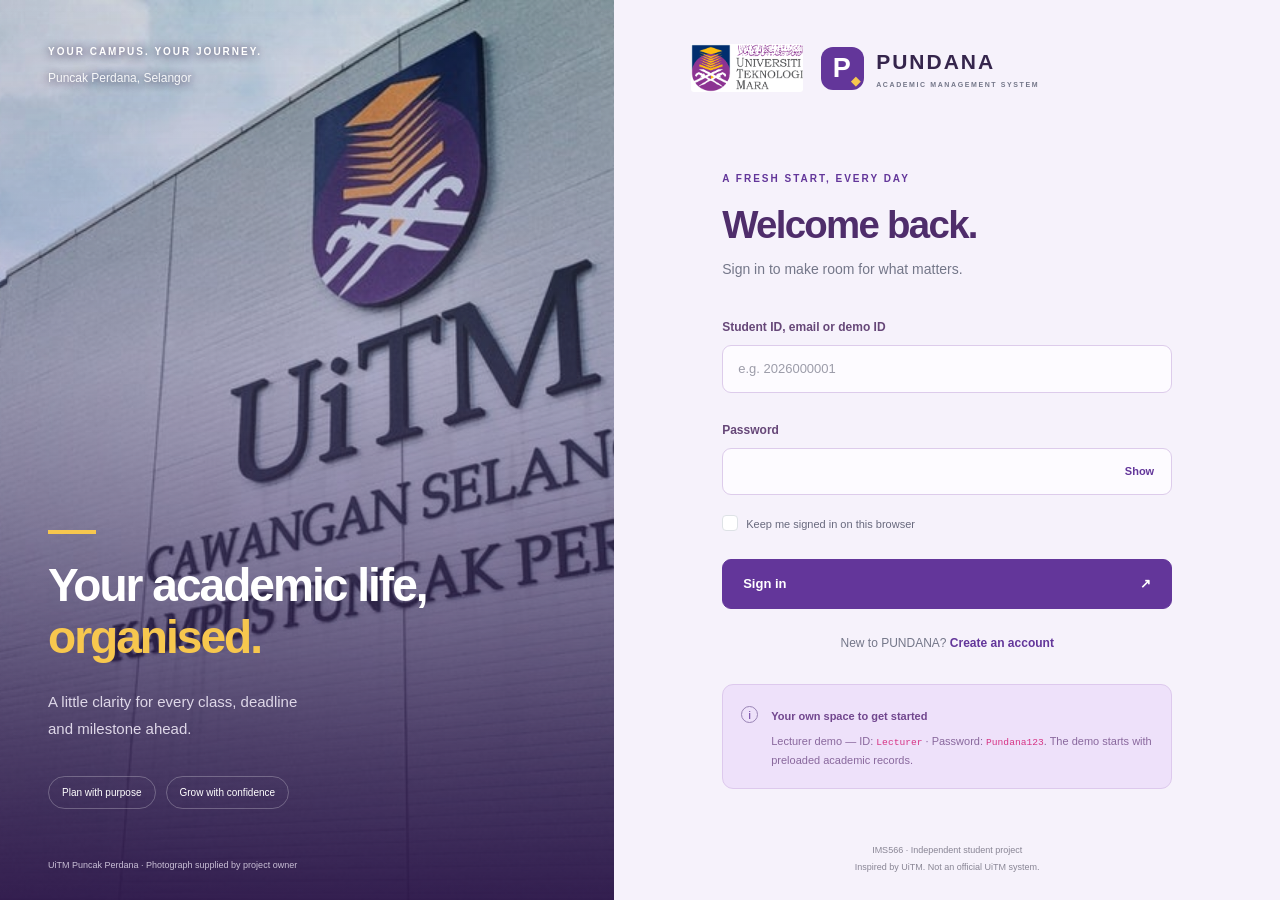
<file: index.html>
<!doctype html>
<html lang="en">
<head>
<meta charset="utf-8">
<meta name="viewport" content="width=device-width, initial-scale=1">
<meta name="description" content="PUNDANA — an independent IMS566 student academic management project.">
<title>Sign in | PUNDANA</title>
<link rel="stylesheet" href="assets/vendor/bootstrap.min.css">
<link rel="stylesheet" href="assets/css/style.css">
<script src="assets/js/demo-data.js" defer></script>
<script src="assets/js/auth.js" defer>
</script>
<script src="assets/js/pages.js" defer>
</script>
<link rel="stylesheet" href="assets/css/lavender-theme.css">
<link rel="stylesheet" href="assets/css/auth-branding.css">
<script defer src="assets/js/lavender-theme.js">
</script>
</head>
<body class="lavender-auth">
<main class="auth-layout">
<aside class="campus">
<div class="campus-top">
<span class="eyebrow">YOUR CAMPUS. YOUR JOURNEY.</span>
<span class="location">Puncak Perdana, Selangor</span>
</div>
<div class="campus-copy">
<span class="yellow-rule">
</span>
<h2>Your academic life,<br>
<em>organised.</em>
</h2>
<p>A little clarity for every class, deadline<br>and milestone ahead.</p>
<div class="campus-tags">
<span>Plan with purpose</span>
<span>Grow with confidence</span>
</div>
</div>
<div class="photo-credit">UiTM Puncak Perdana · Photograph supplied by project owner</div>
</aside>
<section class="form-panel">
<header class="auth-branding">
<div class="university-logo"><img src="assets/images/uitm-logo.png" alt="Universiti Teknologi MARA (UiTM)" width="1300" height="559"></div>
<a class="brand" href="index.html">
<span class="brand-icon">P<span>◆</span>
</span>
<span>PUNDANA<small>ACADEMIC MANAGEMENT SYSTEM</small>
</span>
</a>
</header>
<div class="form-content">
<span class="eyebrow purple">A FRESH START, EVERY DAY</span>
<h1>Welcome back.</h1>
<p class="intro">Sign in to make room for what matters.</p>
<div id="feedback" role="status" aria-live="polite" hidden>
</div>
<form id="login-form">
<div class="mb-4">
<label for="identity" class="form-label">Student ID, email or demo ID</label>
<input class="form-control" id="identity" name="identity" autocomplete="username" placeholder="e.g. 2026000001" required maxlength="254">
</div>
<div class="mb-3">
<label for="password" class="form-label">Password</label>
<div class="password-wrap">
<input class="form-control" id="password" name="password" type="password" autocomplete="current-password" required minlength="8" maxlength="128">
<button type="button" class="reveal" data-toggle="password" aria-controls="password" aria-pressed="false" aria-label="Show password">Show</button>
</div>
</div>
<div class="form-check mb-4">
<input class="form-check-input" type="checkbox" id="remember">
<label class="form-check-label" for="remember">Keep me signed in on this browser</label>
</div>
<button class="btn btn-primary w-100" type="submit">Sign in <span aria-hidden="true">↗</span>
</button>
</form>
<p class="switch">New to PUNDANA? <a href="register.html">Create an account</a>
</p>
<div class="demo-note">
<span class="note-icon">i</span>
<div>
<strong>Your own space to get started</strong>
<p>Lecturer demo — ID: <code>Lecturer</code> · Password: <code>Pundana123</code>. The demo starts with preloaded academic records.</p>
</div>
</div>
</div>
<footer>IMS566 · Independent student project<br>Inspired by UiTM. Not an official UiTM system.</footer>
</section>
</main>
</body>
</html>
</file>
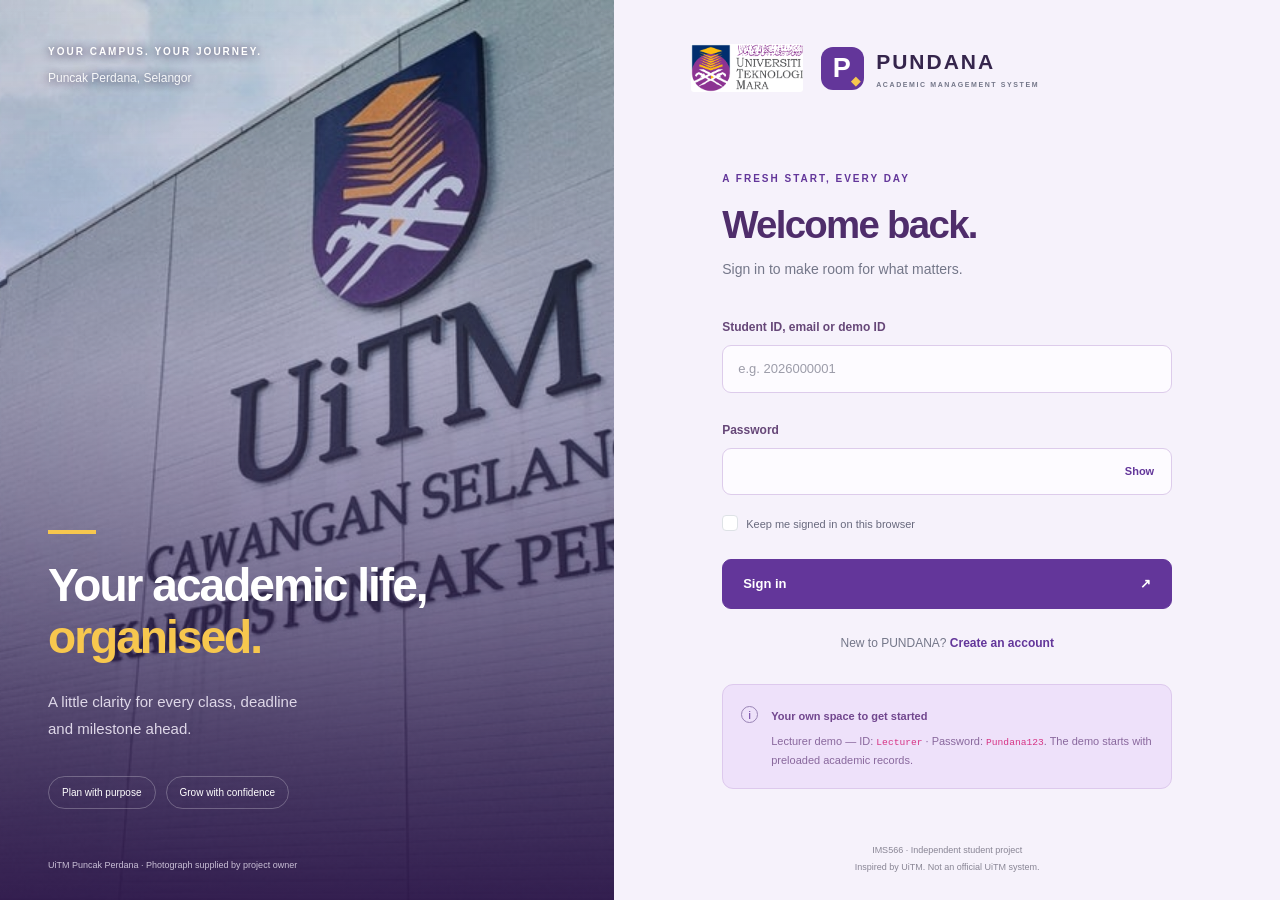
<file: calendar.html>
<!doctype html>
<html lang="en">
<head>
<meta charset="utf-8">
<meta name="viewport" content="width=device-width,initial-scale=1">
<title>Academic Calendar | PUNDANA</title>
<link rel="stylesheet" href="assets/vendor/bootstrap.min.css">
<link rel="stylesheet" href="assets/css/style.css">
<link rel="stylesheet" href="assets/css/dashboard.css">
<link rel="stylesheet" href="assets/css/academic.css">
<link rel="stylesheet" href="assets/css/tools.css">
<link rel="stylesheet" href="assets/css/calendar-profile.css">
<script defer src="assets/js/auth.js">
</script>
<script defer src="assets/js/dashboard-data.js">
</script>
<script defer src="assets/js/calendar-data.js">
</script>
<script defer src="assets/js/workspace.js">
</script>
<script defer src="assets/js/calendar.js">
</script>
<link rel="stylesheet" href="assets/css/lavender-theme.css">
<script defer src="assets/js/lavender-theme.js">
</script>
</head>
<body class="dashboard-body lavender-theme theme-calendar">
<a class="skip-link" href="#main-content">Skip to calendar</a>
<div id="protected-content" hidden>
<aside class="sidebar" id="sidebar">
<a class="brand" href="dashboard.html">
<span class="brand-icon">P<span>◆</span>
</span>
<span>PUNDANA<small>ACADEMIC MANAGEMENT SYSTEM</small>
</span>
</a>
<p class="nav-caption">MY WORKSPACE</p>
<nav aria-label="Main navigation">
<a class="nav-item" href="dashboard.html">
<svg viewBox="0 0 24 24" fill="none" stroke="currentColor" stroke-width="1.65" stroke-linecap="round" stroke-linejoin="round" aria-hidden="true" focusable="false">
<rect x="3" y="3" width="7" height="7" rx="2"/>
<rect x="14" y="3" width="7" height="7" rx="2"/>
<rect x="3" y="14" width="7" height="7" rx="2"/>
<rect x="14" y="14" width="7" height="7" rx="2"/>
</svg>Dashboard</a>
<a type="button" class="nav-item" href="subjects.html">
<svg viewBox="0 0 24 24" fill="none" stroke="currentColor" stroke-width="1.65" stroke-linecap="round" stroke-linejoin="round" aria-hidden="true" focusable="false">
<path d="M12 5v16M3 4c4-1 6 0 9 2 3-2 5-3 9-2v15c-4-1-6 0-9 2-3-2-5-3-9-2z"/>
</svg>My Subjects</a>
<a type="button" class="nav-item" href="assignments.html">
<svg viewBox="0 0 24 24" fill="none" stroke="currentColor" stroke-width="1.65" stroke-linecap="round" stroke-linejoin="round" aria-hidden="true" focusable="false">
<rect x="5" y="4" width="14" height="17" rx="2"/>
<path d="M9 4V2h6v2m-7 8 3 3 5-6"/>
</svg>Assignment Tracker</a>
<a type="button" class="nav-item" href="timetable.html">
<svg viewBox="0 0 24 24" fill="none" stroke="currentColor" stroke-width="1.65" stroke-linecap="round" stroke-linejoin="round" aria-hidden="true" focusable="false">
<rect x="3" y="5" width="18" height="16" rx="3"/>
<path d="M7 3v4m10-4v4M3 11h18m-13 5h2m4 0h2"/>
</svg>Class Timetable</a>
<a type="button" class="nav-item" href="performance.html">
<svg viewBox="0 0 24 24" fill="none" stroke="currentColor" stroke-width="1.65" stroke-linecap="round" stroke-linejoin="round" aria-hidden="true" focusable="false">
<path d="M4 3v18h17m-13-5 4-5 4 2 5-7"/>
</svg>Academic Performance</a>
<a type="button" class="nav-item active" aria-current="page" href="calendar.html">
<svg viewBox="0 0 24 24" fill="none" stroke="currentColor" stroke-width="1.65" stroke-linecap="round" stroke-linejoin="round" aria-hidden="true" focusable="false">
<rect x="3" y="5" width="18" height="16" rx="3"/>
<path d="M7 3v4m10-4v4M3 11h18m-13 5h2m4 0h2"/>
</svg>Academic Calendar
</a>
<a type="button" class="nav-item" href="profile.html">
<svg viewBox="0 0 24 24" fill="none" stroke="currentColor" stroke-width="1.65" stroke-linecap="round" stroke-linejoin="round" aria-hidden="true" focusable="false">
<circle cx="12" cy="8" r="4"/>
<path d="M4 21v-2a8 8 0 0 1 16 0v2"/>
</svg>Student Profile
</a>
</nav>
<div class="sidebar-bottom">
<span class="student-avatar" id="avatar">P</span>
<div>
<strong id="sidebar-name">
</strong>
<small id="account-id">
</small>
</div>
</div>
<button id="logout" class="signout">
<svg viewBox="0 0 24 24" fill="none" stroke="currentColor" stroke-width="1.65" stroke-linecap="round" stroke-linejoin="round" aria-hidden="true" focusable="false">
<path d="M9 4H4v16h5m5-12 4 4-4 4m-5-4h12"/>
</svg>
<span>Sign out</span>
</button>
<p class="sidebar-attribution">IMS566 · Independent student project<br>Not an official UiTM system.</p>
</aside>
<div class="dashboard-shell">
<header class="dashboard-top">
<div class="top-left">
<button id="menu-toggle" aria-expanded="false" aria-controls="sidebar" aria-label="Toggle navigation">
<svg viewBox="0 0 24 24" fill="none" stroke="currentColor" stroke-width="1.65" stroke-linecap="round" stroke-linejoin="round" aria-hidden="true" focusable="false">
<path d="M4 6h16M4 12h16M4 18h16"/>
</svg>
</button>
<span>My workspace <span class="breadcrumb-sep">/</span> <strong>Academic Calendar</strong>
</span>
</div>
<time id="today-date">
</time>
</header>
<main id="main-content" tabindex="-1">
<div class="page-heading">
<div>
<span class="eyebrow purple">MAKE EVERY DATE COUNT</span>
<h1>Academic Calendar</h1>
<p>Your deadlines, examinations and important moments.</p>
</div>
<div class="hero-art">
<svg viewBox="0 0 24 24" fill="none" stroke="currentColor" stroke-width="1.65" stroke-linecap="round" stroke-linejoin="round" aria-hidden="true" focusable="false">
<rect x="3" y="5" width="18" height="16" rx="3"/>
<path d="M7 3v4m10-4v4M3 11h18m-13 5h2m4 0h2"/>
</svg>
</div>
<button id="add-event" class="btn btn-primary">+ Add event</button>
</div>
<p id="notice" role="status" aria-live="polite" hidden>
</p>
<div id="stats" class="academic-stats">
</div>
<div class="calendar-layout">
<section class="dashboard-card calendar-card">
<div class="calendar-toolbar">
<div class="month-navigation">
<button id="prev-month" class="btn btn-outline-primary" aria-label="Previous month">‹</button>
<h2 id="month-label" aria-live="polite">
</h2>
<button id="next-month" class="btn btn-outline-primary" aria-label="Next month">›</button>
</div>
<button id="today" class="btn btn-outline-primary">Today</button>
</div>
<div class="record-filters">
<div>
<label class="form-label" for="event-filter">Event type</label>
<select id="event-filter" class="form-select">
<option value="">All events</option>
<option value="assignment">Assignment deadlines</option>
<option value="exam">Examinations</option>
<option value="quiz">Quizzes</option>
<option value="presentation">Presentations</option>
<option value="other">Other events</option>
</select>
</div>
<div>
<label class="form-label" for="jump-date">Go to date</label>
<input id="jump-date" class="form-control" type="date" min="1900-01-01" max="2100-12-31">
</div>
</div>
<p class="form-hint">Assignment dates stay linked to the tracker. Use arrow keys to move between calendar dates.</p>
<div class="calendar-weekdays" aria-hidden="true">
<span>Mon</span>
<span>Tue</span>
<span>Wed</span>
<span>Thu</span>
<span>Fri</span>
<span>Sat</span>
<span>Sun</span>
</div>
<div id="calendar-grid" class="calendar-grid" role="group" aria-labelledby="month-label">
</div>
<div class="calendar-legend">
<span>
<i class="dot-assignment">
</i>Assignment</span>
<span>
<i class="dot-exam">
</i>Examination</span>
<span>
<i class="dot-quiz">
</i>Quiz</span>
<span>
<i class="dot-presentation">
</i>Presentation</span>
<span>
<i class="dot-other">
</i>Other</span>
</div>
</section>
<section class="dashboard-card selected-events">
<span class="eyebrow purple">YOUR DAY IN FOCUS</span>
<h2 id="selected-date">
</h2>
<p id="day-count" class="form-hint" aria-live="polite">
</p>
<div id="day-events">
</div>
</section>
</div>
<section class="dashboard-card mt-4">
<div class="section-heading">
<div>
<span class="eyebrow purple">LOOKING AHEAD</span>
<h2>This month's events</h2>
</div>
<span id="month-count" class="count-badge">0</span>
</div>
<div id="month-events">
</div>
</section>
<footer>IMS566 · Independent student project · Not an official UiTM system.<br>Your records are stored on this browser for your signed-in account.</footer>
</main>
</div>
</div>
<dialog id="event-dialog" aria-labelledby="event-title">
<form id="event-form">
<h2 id="event-title">Add event</h2>
<p id="event-error" role="alert" hidden>
</p>
<div class="row g-3">
<div class="col-12">
<label for="title" class="form-label">Event title</label>
<input id="title" name="title" class="form-control" required minlength="2" maxlength="120">
</div>
<div class="col-sm-6">
<label for="date" class="form-label">Date</label>
<input id="date" name="date" class="form-control" type="date" min="1900-01-01" max="2100-12-31" required>
</div>
<div class="col-sm-6">
<label for="type" class="form-label">Event type</label>
<select id="type" name="type" class="form-select">
<option value="exam">Examination</option>
<option value="quiz">Quiz</option>
<option value="presentation">Presentation</option>
<option value="other">Other event</option>
</select>
</div>
<div class="col-sm-6">
<label for="time" class="form-label">Time (optional)</label>
<input id="time" name="time" class="form-control" type="time">
</div>
<div class="col-12">
<label for="notes" class="form-label">Notes (optional)</label>
<textarea id="notes" name="notes" class="form-control" maxlength="1000" rows="3">
</textarea>
</div>
</div>
<p class="form-hint">Assignment deadlines appear automatically. Edit them in Assignment Tracker.</p>
<div class="dialog-actions">
<button id="cancel-event" type="button" class="btn btn-outline-primary">Cancel</button>
<button type="submit" class="btn btn-primary">Save event</button>
</div>
</form>
</dialog>
<dialog id="delete-dialog" aria-labelledby="delete-title">
<h2 id="delete-title">Delete event?</h2>
<p id="delete-message">
</p>
<p id="delete-error" role="alert" hidden>
</p>
<div class="dialog-actions">
<button id="cancel-delete" class="btn btn-outline-primary">Cancel</button>
<button id="confirm-delete" class="btn btn-danger">Delete event</button>
</div>
</dialog>
<dialog id="module-dialog" aria-labelledby="module-title">
<button id="dialog-close" aria-label="Close dialog">×</button>
<span class="eyebrow purple">NEXT DEVELOPMENT PHASE</span>
<h2 id="module-title">
</h2>
<p id="module-description">
</p>
<p class="module-status">This module is planned. The dashboard is ready to display its records when it is connected.</p>
<button id="dialog-done" class="btn btn-primary">Back to dashboard</button>
</dialog>
</body>
</html>
</file>
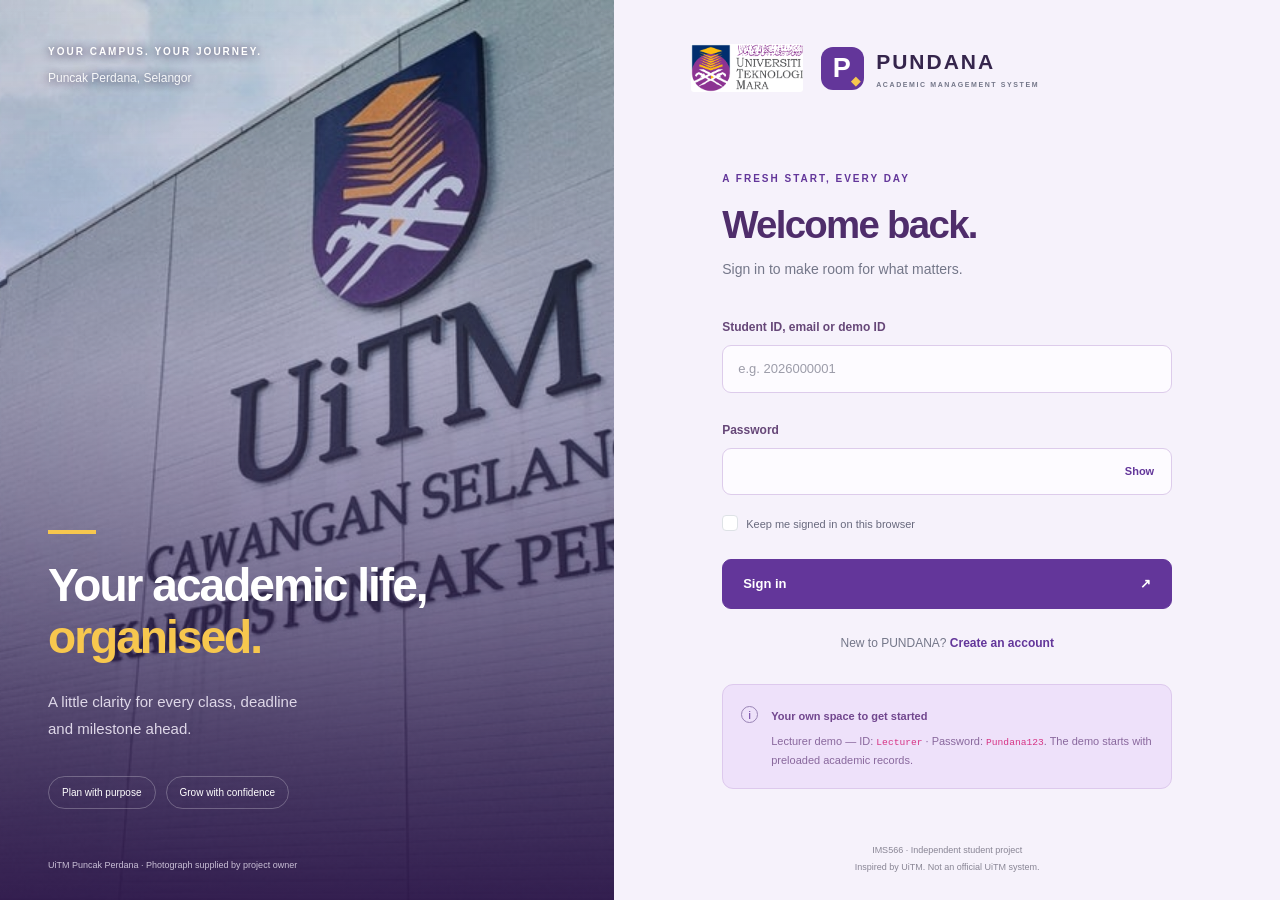
<file: dashboard.html>
<!doctype html>
<html lang="en">
<head>
<meta charset="utf-8">
<meta name="viewport" content="width=device-width,initial-scale=1">
<title>Dashboard | PUNDANA</title>
<link rel="stylesheet" href="assets/vendor/bootstrap.min.css">
<link rel="stylesheet" href="assets/css/style.css">
<link rel="stylesheet" href="assets/css/dashboard.css">
<script defer src="assets/js/auth.js">
</script>
<script defer src="assets/js/dashboard-data.js">
</script>
<script defer src="assets/vendor/chart.umd.min.js">
</script>
<script defer src="assets/js/assignment-chart.js">
</script>
<script defer src="assets/js/dashboard.js">
</script>
<link rel="stylesheet" href="assets/css/assignment-chart.css">
<link rel="stylesheet" href="assets/css/lavender-theme.css">
<script defer src="assets/js/lavender-theme.js">
</script>
</head>
<body class="dashboard-body lavender-theme theme-dashboard">
<a href="#main-content" class="skip-link">Skip to dashboard</a>
<div id="protected-content" hidden>
<aside class="sidebar" id="sidebar">
<a class="brand" href="dashboard.html">
<span class="brand-icon">P<span>◆</span>
</span>
<span>PUNDANA<small>ACADEMIC MANAGEMENT SYSTEM</small>
</span>
</a>
<p class="nav-caption">MY WORKSPACE</p>
<nav aria-label="Main navigation">
<button type="button" class="nav-item active" aria-current="page">
<svg viewBox="0 0 24 24" fill="none" stroke="currentColor" stroke-width="1.65" stroke-linecap="round" stroke-linejoin="round" aria-hidden="true" focusable="false">
<rect x="3" y="3" width="7" height="7" rx="2"/>
<rect x="14" y="3" width="7" height="7" rx="2"/>
<rect x="3" y="14" width="7" height="7" rx="2"/>
<rect x="14" y="14" width="7" height="7" rx="2"/>
</svg>Dashboard</button>
<a type="button" class="nav-item" href="subjects.html">
<svg viewBox="0 0 24 24" fill="none" stroke="currentColor" stroke-width="1.65" stroke-linecap="round" stroke-linejoin="round" aria-hidden="true" focusable="false">
<path d="M12 5v16M3 4c4-1 6 0 9 2 3-2 5-3 9-2v15c-4-1-6 0-9 2-3-2-5-3-9-2z"/>
</svg>My Subjects</a>
<a type="button" class="nav-item" href="assignments.html">
<svg viewBox="0 0 24 24" fill="none" stroke="currentColor" stroke-width="1.65" stroke-linecap="round" stroke-linejoin="round" aria-hidden="true" focusable="false">
<rect x="5" y="4" width="14" height="17" rx="2"/>
<path d="M9 4V2h6v2m-7 8 3 3 5-6"/>
</svg>Assignment Tracker</a>
<a type="button" class="nav-item" href="timetable.html">
<svg viewBox="0 0 24 24" fill="none" stroke="currentColor" stroke-width="1.65" stroke-linecap="round" stroke-linejoin="round" aria-hidden="true" focusable="false">
<rect x="3" y="5" width="18" height="16" rx="3"/>
<path d="M7 3v4m10-4v4M3 11h18m-13 5h2m4 0h2"/>
</svg>Class Timetable</a>
<a type="button" class="nav-item" href="performance.html">
<svg viewBox="0 0 24 24" fill="none" stroke="currentColor" stroke-width="1.65" stroke-linecap="round" stroke-linejoin="round" aria-hidden="true" focusable="false">
<path d="M4 3v18h17m-13-5 4-5 4 2 5-7"/>
</svg>Academic Performance</a>
<a type="button" class="nav-item" href="calendar.html">
<svg viewBox="0 0 24 24" fill="none" stroke="currentColor" stroke-width="1.65" stroke-linecap="round" stroke-linejoin="round" aria-hidden="true" focusable="false">
<rect x="3" y="5" width="18" height="16" rx="3"/>
<path d="M7 3v4m10-4v4M3 11h18m-13 5h2m4 0h2"/>
</svg>Academic Calendar
</a>
<a type="button" class="nav-item" href="profile.html">
<svg viewBox="0 0 24 24" fill="none" stroke="currentColor" stroke-width="1.65" stroke-linecap="round" stroke-linejoin="round" aria-hidden="true" focusable="false">
<circle cx="12" cy="8" r="4"/>
<path d="M4 21v-2a8 8 0 0 1 16 0v2"/>
</svg>Student Profile
</a>
</nav>
<div class="sidebar-bottom">
<span class="student-avatar" id="avatar">P</span>
<div>
<strong id="sidebar-name">
</strong>
<small id="account-id">
</small>
</div>
</div>
<button id="logout" class="signout">
<svg viewBox="0 0 24 24" fill="none" stroke="currentColor" stroke-width="1.65" stroke-linecap="round" stroke-linejoin="round" aria-hidden="true" focusable="false">
<path d="M9 4H4v16h5m5-12 4 4-4 4m-5-4h12"/>
</svg>
<span>Sign out</span>
</button>
<p class="sidebar-attribution">IMS566 · Independent student project<br>Not an official UiTM system.</p>
</aside>
<div class="dashboard-shell">
<header class="dashboard-top">
<div class="top-left">
<button id="menu-toggle" aria-expanded="false" aria-controls="sidebar" aria-label="Toggle navigation">
<svg viewBox="0 0 24 24" fill="none" stroke="currentColor" stroke-width="1.65" stroke-linecap="round" stroke-linejoin="round" aria-hidden="true" focusable="false">
<path d="M4 6h16M4 12h16M4 18h16"/>
</svg>
</button>
<span>My workspace <span class="breadcrumb-sep">/</span> <strong>Dashboard</strong>
</span>
</div>
<time id="today-date">
</time>
</header>
<main id="main-content" tabindex="-1">
<div class="page-heading">
<div>
<span class="eyebrow purple">A LITTLE CLARITY FOR YOUR DAY</span>
<h1>Your academic overview.</h1>
<p>Keep your plans in view and take the next step.</p>
</div>
<span class="workspace-pill">Student workspace</span>
</div>
<section class="dashboard-hero" aria-labelledby="welcome-heading">
<div>
<span class="eyebrow">PUNDANA · PUNCAK PERDANA</span>
<h2 id="welcome-heading">Welcome back, <span id="student-name">
</span>.</h2>
<p>Every class, deadline and milestone.<br>One place to bring it all together.</p>
<a href="#deadline-panel" class="hero-link">See what's ahead <span aria-hidden="true">↓</span>
</a>
</div>
</section>
<div class="demo-toolbar">
<p id="data-mode" role="status" aria-live="polite">Your workspace · No academic records yet</p>
<button id="demo-toggle" class="btn btn-sm btn-outline-primary">Preview sample data</button>
</div>
<p id="storage-message" class="storage-error" role="alert" hidden>
</p>
<section class="summary-grid" aria-label="Academic summary">
<article class="stat-card">
<span class="stat-icon">
<svg viewBox="0 0 24 24" fill="none" stroke="currentColor" stroke-width="1.65" stroke-linecap="round" stroke-linejoin="round" aria-hidden="true" focusable="false">
<path d="M12 5v16M3 4c4-1 6 0 9 2 3-2 5-3 9-2v15c-4-1-6 0-9 2-3-2-5-3-9-2z"/>
</svg>
</span>
<span class="stat-label">Enrolled subjects</span>
<strong id="subject-count">0</strong>
<small id="credit-count">0 credit hours</small>
</article>
<article class="stat-card">
<span class="stat-icon yellow">
<svg viewBox="0 0 24 24" fill="none" stroke="currentColor" stroke-width="1.65" stroke-linecap="round" stroke-linejoin="round" aria-hidden="true" focusable="false">
<rect x="5" y="4" width="14" height="17" rx="2"/>
<path d="M9 4V2h6v2m-7 8 3 3 5-6"/>
</svg>
</span>
<span class="stat-label">Active assignments</span>
<strong id="active-count">0</strong>
<small id="overdue-count">No overdue assignments</small>
</article>
<article class="stat-card">
<span class="stat-icon blue">
<svg viewBox="0 0 24 24" fill="none" stroke="currentColor" stroke-width="1.65" stroke-linecap="round" stroke-linejoin="round" aria-hidden="true" focusable="false">
<rect x="3" y="5" width="18" height="16" rx="3"/>
<path d="M7 3v4m10-4v4M3 11h18m-13 5h2m4 0h2"/>
</svg>
</span>
<span class="stat-label">Classes today</span>
<strong id="class-count">0</strong>
<small>In the selected timetable semester</small>
</article>
<article class="stat-card">
<span class="stat-icon green">
<svg viewBox="0 0 24 24" fill="none" stroke="currentColor" stroke-width="1.65" stroke-linecap="round" stroke-linejoin="round" aria-hidden="true" focusable="false">
<path d="M4 3v18h17m-13-5 4-5 4 2 5-7"/>
</svg>
</span>
<span class="stat-label">Assignment completion</span>
<strong id="completion">—</strong>
<small id="completed-count">No assignments yet</small>
</article>
</section>
<div class="dashboard-grid">
<section class="dashboard-card" id="deadline-panel">
<div class="section-heading">
<div>
<span class="eyebrow purple">STAY ONE STEP AHEAD</span>
<h2>Upcoming deadlines</h2>
</div>
<span class="count-badge" id="deadline-count">0</span>
</div>
<div id="deadline-list">
</div>
</section>
<section class="dashboard-card">
<div class="section-heading">
<div>
<span class="eyebrow purple">MAKE TIME FOR LEARNING</span>
<h2>Today's classes</h2>
</div>
<div>
<label for="class-semester" class="visually-hidden">Class semester</label>
<select id="class-semester" class="form-select dashboard-semester" aria-label="Class semester">
</select>
<span class="tiny-tag" id="weekday">
</span>
</div>
</div>
<div id="class-list">
</div>
</section>
<section class="dashboard-card">
<div class="section-heading">
<div>
<span class="eyebrow purple">SMALL STEPS ADD UP</span>
<h2 id="assignment-chart-title">Assignment progress</h2>
</div>
</div>
<div class="progress-overview">
<strong id="progress-number">—</strong>
<span id="progress-copy">Add assignments to see your progress.</span>
</div>
<figure class="assignment-chart-figure" aria-labelledby="assignment-chart-title" aria-describedby="assignment-chart-source">
  <div class="assignment-chart-visual" id="assignment-chart-visual" hidden>
    <canvas id="assignment-status-chart" role="img" aria-label="Assignment status chart">
      Assignment status totals are provided in the legend below.
    </canvas>
  </div>
  <p id="assignment-chart-state" class="assignment-chart-state" role="status">Add assignments to see their status distribution.</p>
  <figcaption id="assignment-chart-source" class="assignment-chart-source">Saved assignments across all semesters.</figcaption>
</figure>
<div class="progress" role="progressbar" aria-label="Completed assignments" aria-valuemin="0" aria-valuemax="100" aria-valuenow="0" id="progress-track">
<div class="progress-bar" id="progress-fill">
</div>
</div>
<div class="progress-legend">
<span>
<i>
</i>Completed <b id="done-legend">0</b>
</span>
<span>
<i>
</i>In progress <b id="doing-legend">0</b>
</span>
<span>
<i>
</i>Not started <b id="todo-legend">0</b>
</span>
</div>
</section>
<section class="dashboard-card quick-card">
<div class="section-heading">
<div>
<span class="eyebrow purple">BUILD YOUR ROUTINE</span>
<h2>Your academic tools</h2>
</div>
</div>
<p>Open your academic tools.</p>
<div class="quick-grid">
<a href="subjects.html">My Subjects <span aria-hidden="true">↗</span>
</a>
<a href="assignments.html">Assignment Tracker <span aria-hidden="true">↗</span>
</a>
<a href="timetable.html">Class Timetable <span aria-hidden="true">↗</span>
</a>
<a href="calendar.html">Academic Calendar <span aria-hidden="true">↗</span>
</a>
</div>
</section>
</div>
<footer>IMS566 · Independent student project · Inspired by UiTM<br>Academic information stays in this browser. No connection to university records.</footer>
</main>
</div>
</div>
<dialog id="module-dialog" aria-labelledby="module-title">
<button id="dialog-close" aria-label="Close dialog">×</button>
<span class="eyebrow purple">NEXT DEVELOPMENT PHASE</span>
<h2 id="module-title">
</h2>
<p id="module-description">
</p>
<p class="module-status">This module is planned. The dashboard is ready to display its records when it is connected.</p>
<button id="dialog-done" class="btn btn-primary">Back to dashboard</button>
</dialog>
</body>
</html>
</file>
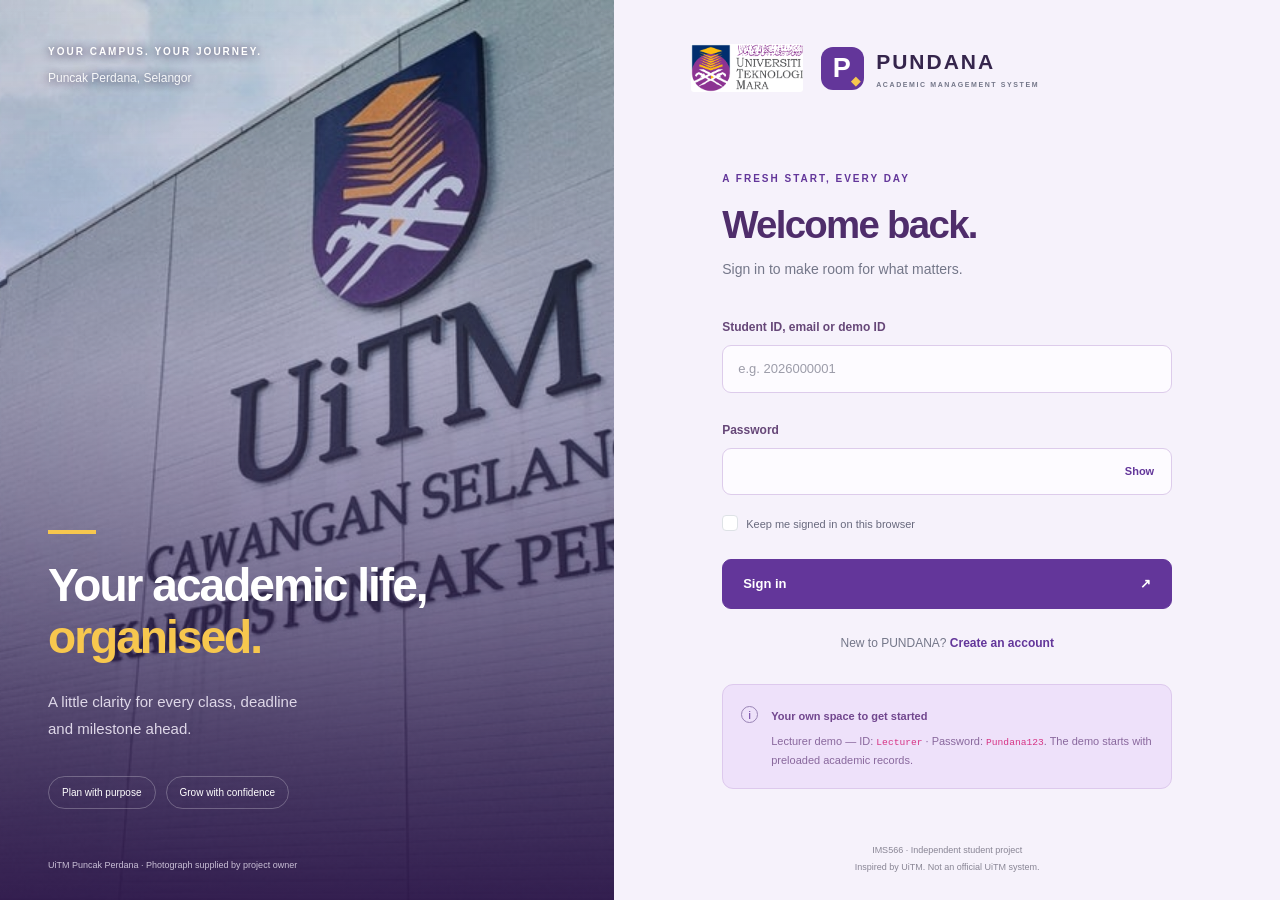
<file: performance.html>
<!doctype html>
<html lang="en">
<head>
<meta charset="utf-8">
<meta name="viewport" content="width=device-width,initial-scale=1">
<title>Academic Performance | PUNDANA</title>
<link rel="stylesheet" href="assets/vendor/bootstrap.min.css">
<link rel="stylesheet" href="assets/css/style.css">
<link rel="stylesheet" href="assets/css/dashboard.css">
<link rel="stylesheet" href="assets/css/academic.css">
<link rel="stylesheet" href="assets/css/tools.css">
<script defer src="assets/js/auth.js">
</script>
<script defer src="assets/js/dashboard-data.js">
</script>
<script defer src="assets/js/academic-tools.js">
</script>
<script defer src="assets/js/workspace.js">
</script>
<script defer src="assets/vendor/chart.umd.min.js"></Script>
<script defer src="assets/js/gpa-chart.js"></script>
<script defer src="assets/js/performance.js">
</script>
<link rel="stylesheet" href="assets/css/lavender-theme.css">
<script defer src="assets/js/lavender-theme.js">
</script>
<link rel="stylesheet" href="assets/css/gpa-chart.css">
</head>
<body class="dashboard-body lavender-theme theme-performance">
<a class="skip-link" href="#main-content">Skip to performance</a>
<div id="protected-content" hidden>
<aside class="sidebar" id="sidebar">
<a class="brand" href="dashboard.html">
<span class="brand-icon">P<span>◆</span>
</span>
<span>PUNDANA<small>ACADEMIC MANAGEMENT SYSTEM</small>
</span>
</a>
<p class="nav-caption">MY WORKSPACE</p>
<nav aria-label="Main navigation">
<a class="nav-item" href="dashboard.html">
<svg viewBox="0 0 24 24" fill="none" stroke="currentColor" stroke-width="1.65" stroke-linecap="round" stroke-linejoin="round" aria-hidden="true" focusable="false">
<rect x="3" y="3" width="7" height="7" rx="2"/>
<rect x="14" y="3" width="7" height="7" rx="2"/>
<rect x="3" y="14" width="7" height="7" rx="2"/>
<rect x="14" y="14" width="7" height="7" rx="2"/>
</svg>Dashboard</a>
<a type="button" class="nav-item" href="subjects.html">
<svg viewBox="0 0 24 24" fill="none" stroke="currentColor" stroke-width="1.65" stroke-linecap="round" stroke-linejoin="round" aria-hidden="true" focusable="false">
<path d="M12 5v16M3 4c4-1 6 0 9 2 3-2 5-3 9-2v15c-4-1-6 0-9 2-3-2-5-3-9-2z"/>
</svg>My Subjects</a>
<a type="button" class="nav-item" href="assignments.html">
<svg viewBox="0 0 24 24" fill="none" stroke="currentColor" stroke-width="1.65" stroke-linecap="round" stroke-linejoin="round" aria-hidden="true" focusable="false">
<rect x="5" y="4" width="14" height="17" rx="2"/>
<path d="M9 4V2h6v2m-7 8 3 3 5-6"/>
</svg>Assignment Tracker</a>
<a type="button" class="nav-item" href="timetable.html">
<svg viewBox="0 0 24 24" fill="none" stroke="currentColor" stroke-width="1.65" stroke-linecap="round" stroke-linejoin="round" aria-hidden="true" focusable="false">
<rect x="3" y="5" width="18" height="16" rx="3"/>
<path d="M7 3v4m10-4v4M3 11h18m-13 5h2m4 0h2"/>
</svg>Class Timetable</a>
<a type="button" class="nav-item active" aria-current="page" href="performance.html">
<svg viewBox="0 0 24 24" fill="none" stroke="currentColor" stroke-width="1.65" stroke-linecap="round" stroke-linejoin="round" aria-hidden="true" focusable="false">
<path d="M4 3v18h17m-13-5 4-5 4 2 5-7"/>
</svg>Academic Performance</a>
<a type="button" class="nav-item" href="calendar.html">
<svg viewBox="0 0 24 24" fill="none" stroke="currentColor" stroke-width="1.65" stroke-linecap="round" stroke-linejoin="round" aria-hidden="true" focusable="false">
<rect x="3" y="5" width="18" height="16" rx="3"/>
<path d="M7 3v4m10-4v4M3 11h18m-13 5h2m4 0h2"/>
</svg>Academic Calendar
</a>
<a type="button" class="nav-item" href="profile.html">
<svg viewBox="0 0 24 24" fill="none" stroke="currentColor" stroke-width="1.65" stroke-linecap="round" stroke-linejoin="round" aria-hidden="true" focusable="false">
<circle cx="12" cy="8" r="4"/>
<path d="M4 21v-2a8 8 0 0 1 16 0v2"/>
</svg>Student Profile
</a>
</nav>
<div class="sidebar-bottom">
<span class="student-avatar" id="avatar">P</span>
<div>
<strong id="sidebar-name">
</strong>
<small id="account-id">
</small>
</div>
</div>
<button id="logout" class="signout">
<svg viewBox="0 0 24 24" fill="none" stroke="currentColor" stroke-width="1.65" stroke-linecap="round" stroke-linejoin="round" aria-hidden="true" focusable="false">
<path d="M9 4H4v16h5m5-12 4 4-4 4m-5-4h12"/>
</svg>
<span>Sign out</span>
</button>
<p class="sidebar-attribution">IMS566 · Independent student project<br>Not an official UiTM system.</p>
</aside>
<div class="dashboard-shell">
<header class="dashboard-top">
<div class="top-left">
<button id="menu-toggle" aria-expanded="false" aria-controls="sidebar" aria-label="Toggle navigation">
<svg viewBox="0 0 24 24" fill="none" stroke="currentColor" stroke-width="1.65" stroke-linecap="round" stroke-linejoin="round" aria-hidden="true" focusable="false">
<path d="M4 6h16M4 12h16M4 18h16"/>
</svg>
</button>
<span>My workspace <span class="breadcrumb-sep">/</span> <strong>Academic Performance</strong>
</span>
</div>
<time id="today-date">
</time>
</header>
<main id="main-content" tabindex="-1">
<div class="page-heading">
<div>
<span class="eyebrow purple">SEE HOW FAR YOU HAVE COME</span>
<h1>Academic Performance</h1>
<p>Track subject grades and explore your semester results.</p>
</div>
<div class="hero-art">
<svg viewBox="0 0 24 24" fill="none" stroke="currentColor" stroke-width="1.65" stroke-linecap="round" stroke-linejoin="round" aria-hidden="true" focusable="false">
<path d="M4 3v18h17m-13-5 4-5 4 2 5-7"/>
</svg>
</div>
<span class="workspace-pill">Personal estimates</span>
</div>
<p id="notice" role="status" aria-live="polite" hidden>
</p>
<div class="performance-filter">
<label for="semester" class="form-label">Semester</label>
<select id="semester" class="form-select">
</select>
</div>
<div class="academic-stats" id="stats">
</div>
<section class="dashboard-card gpa-chart-card" aria-labelledby="gpa-chart-title">
  <div class="section-heading">
    <div><span class="eyebrow purple">YOUR PROGRESS OVER TIME</span><h2 id="gpa-chart-title">GPA by semester</h2></div>
    <span class="gpa-scale-note">0.00 – 4.00 scale</span>
  </div>
  <p class="gpa-chart-description">Compare credit-weighted GPA across your saved semesters. The semester selected above is outlined.</p>
  <p id="gpa-chart-state" class="gpa-chart-state" role="status">Enter subject grades to see your semester comparison.</p>
  <div id="gpa-chart-scroll" class="gpa-chart-scroll" hidden>
    <div id="gpa-chart-plot" class="gpa-chart-plot">
      <canvas id="semester-gpa-chart" role="img" aria-label="GPA by semester" aria-describedby="gpa-chart-caption">Exact values and grade coverage appear in the table below.</canvas>
    </div>
  </div>
  <div class="gpa-chart-legend"><span><i class="gpa-complete"></i>All grades entered</span><span><i class="gpa-provisional"></i>Provisional: some grades missing</span></div>
  <p id="gpa-chart-caption" class="gpa-chart-caption">Source: your saved subject grades and credit hours. Ungraded semesters have no bar; a genuine GPA of 0.00 remains on the baseline. These are personal estimates.</p>
  <div id="gpa-table-wrap" class="table-responsive" hidden>
    <table class="table gpa-data-table"><caption class="visually-hidden">GPA values and grade coverage for every saved semester</caption>
      <thead><tr><th scope="col">Semester</th><th scope="col">GPA</th><th scope="col">Graded subjects</th><th scope="col">Grade coverage</th></tr></thead>
      <tbody id="gpa-chart-rows"></tbody>
    </table>
  </div>
</section>

<div class="performance-layout">
<section class="dashboard-card">
<div class="section-heading">
<div>
<span class="eyebrow purple">ONE SUBJECT AT A TIME</span>
<h2>Semester grades</h2>
</div>
</div>
<p id="grade-coverage" class="form-hint" aria-live="polite">
</p>
<div class="table-responsive">
<table class="table academic-table">
<caption class="visually-hidden">Subject grades and weighted grade points for the selected semester</caption>
<thead>
<tr>
<th scope="col">Subject</th>
<th scope="col">Credits</th>
<th scope="col">Grade</th>
<th scope="col">Grade points</th>
<th scope="col">Weighted points</th>
</tr>
</thead>
<tbody id="grade-list">
</tbody>
</table>
</div>
<div id="grade-empty" class="empty-state" hidden>
</div>
<p class="form-hint">Each grade is saved as you choose it. “Not graded” removes the saved grade and excludes that subject from the calculation.</p>
</section>
<section class="dashboard-card history-card">
<span class="eyebrow purple">BRING YOUR PROGRESS FORWARD</span>
<h2>Previous academic record</h2>
<p class="form-hint">Enter your cumulative record immediately before the selected semester. Keep this semester’s credits out of the previous total.</p>
<form id="history-form">
<div class="mb-3">
<label for="previousCGPA" class="form-label">Previous CGPA</label>
<input id="previousCGPA" name="previousCGPA" class="form-control" type="number" min="0" max="4" step="0.001" required placeholder="e.g. 3.50">
</div>
<div class="mb-3">
<label for="previousCredits" class="form-label">Previous GPA credit hours</label>
<input id="previousCredits" name="previousCredits" class="form-control" type="number" min="0" max="1000" step="1" required placeholder="e.g. 45">
</div>
<p class="form-hint">Use the credit hours counted in your previous CGPA, including any failed courses counted there. For a first semester, enter 0 for both fields.</p>
<button class="btn btn-primary w-100" type="submit">Save previous record</button>
</form>
<p id="history-status" class="form-hint" aria-live="polite">
</p>
</section>
</div>
<section class="dashboard-card mt-4">
<div class="section-heading">
<div>
<span class="eyebrow purple">UNDERSTAND YOUR ESTIMATE</span>
<h2>How the calculation works</h2>
</div>
</div>
<p class="formula">Semester GPA = Σ(credit hours × grade points) ÷ graded credit hours</p>
<p class="formula">Estimated CGPA = (previous CGPA × previous GPA credits + semester weighted points) ÷ (previous GPA credits + graded semester credits)</p>
<p class="form-hint">Results are rounded only for display. Incomplete grades produce a provisional estimate. This planner does not apply repeat-course replacement, transfer, exemption or special academic-status rules. Use your official result slip for confirmed results.</p>
<details>
<summary>View grade-point scale and reference</summary>
<div id="grade-scale" class="grade-scale">
</div>
<p class="form-hint">Grade-point reference: <a href="https://penang.uitm.edu.my/images/fke/dokumen/STUDENTS_HANDBOOK.pdf#page=24" target="_blank" rel="noopener">UiTM CEEE210 Student Handbook, Table 5.1</a>. This is an independent planning estimate.</p>
</details>
</section>
<footer>IMS566 · Independent student project · Not an official UiTM system.<br>Records stay in this browser, under your signed-in account.</footer>
</main>
</div>
</div>
<dialog id="module-dialog" aria-labelledby="module-title">
<button id="dialog-close" aria-label="Close dialog">×</button>
<span class="eyebrow purple">NEXT DEVELOPMENT PHASE</span>
<h2 id="module-title">
</h2>
<p id="module-description">
</p>
<p class="module-status">This module is planned. The dashboard is ready to display its records when it is connected.</p>
<button id="dialog-done" class="btn btn-primary">Back to dashboard</button>
</dialog>
</body>
</html>
</file>
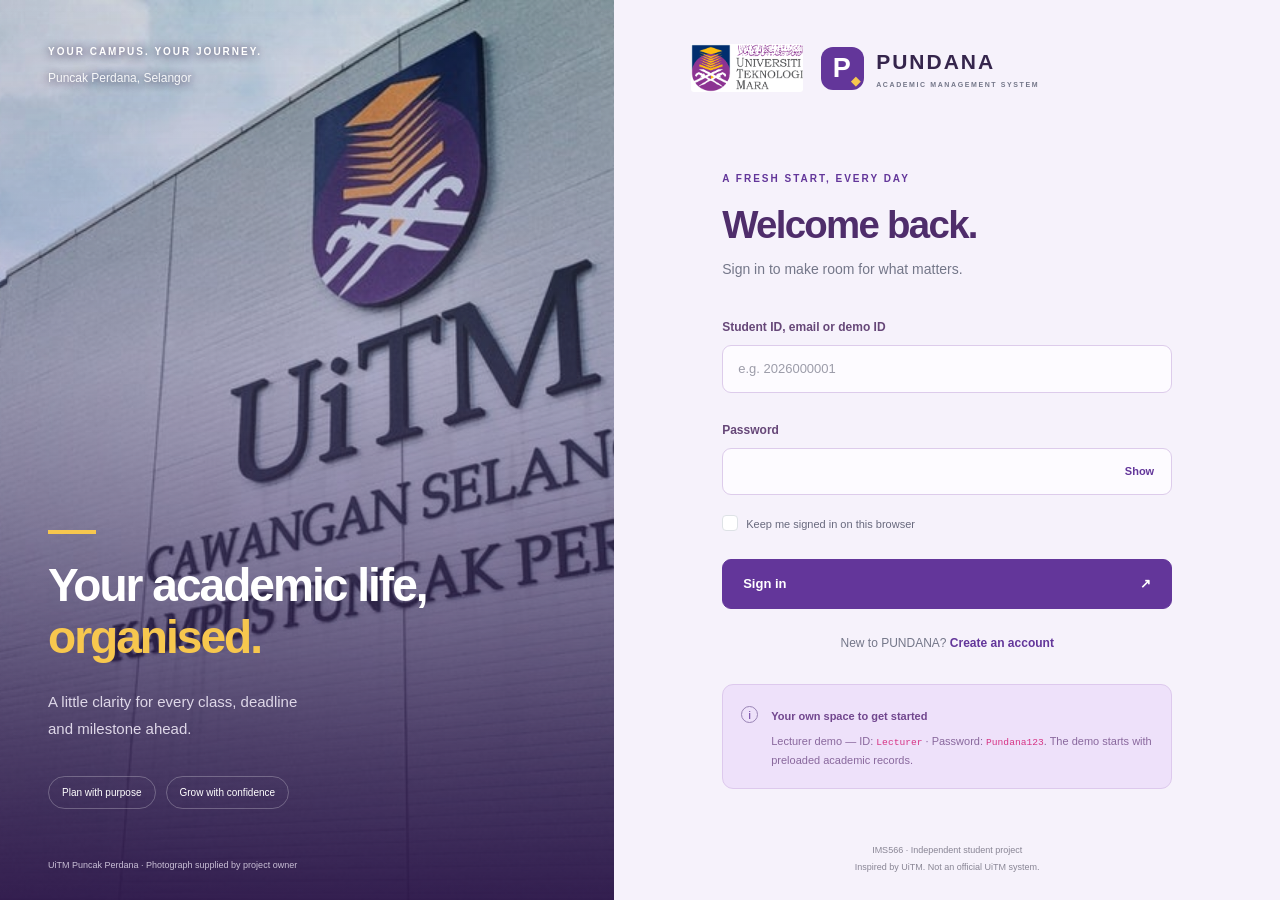
<file: profile.html>
<!doctype html>
<html lang="en">
<head>
<meta charset="utf-8">
<meta name="viewport" content="width=device-width,initial-scale=1">
<title>Student Profile | PUNDANA</title>
<link rel="stylesheet" href="assets/vendor/bootstrap.min.css">
<link rel="stylesheet" href="assets/css/style.css">
<link rel="stylesheet" href="assets/css/dashboard.css">
<link rel="stylesheet" href="assets/css/academic.css">
<link rel="stylesheet" href="assets/css/tools.css">
<link rel="stylesheet" href="assets/css/calendar-profile.css">
<script defer src="assets/js/auth.js">
</script>
<script defer src="assets/js/dashboard-data.js">
</script>
<script defer src="assets/js/calendar-data.js">
</script>
<script defer src="assets/js/workspace.js">
</script>
<script defer src="assets/js/profile.js">
</script>
<link rel="stylesheet" href="assets/css/lavender-theme.css">
<script defer src="assets/js/lavender-theme.js">
</script>
</head>
<body class="dashboard-body lavender-theme theme-profile">
<a class="skip-link" href="#main-content">Skip to profile</a>
<div id="protected-content" hidden>
<aside class="sidebar" id="sidebar">
<a class="brand" href="dashboard.html">
<span class="brand-icon">P<span>◆</span>
</span>
<span>PUNDANA<small>ACADEMIC MANAGEMENT SYSTEM</small>
</span>
</a>
<p class="nav-caption">MY WORKSPACE</p>
<nav aria-label="Main navigation">
<a class="nav-item" href="dashboard.html">
<svg viewBox="0 0 24 24" fill="none" stroke="currentColor" stroke-width="1.65" stroke-linecap="round" stroke-linejoin="round" aria-hidden="true" focusable="false">
<rect x="3" y="3" width="7" height="7" rx="2"/>
<rect x="14" y="3" width="7" height="7" rx="2"/>
<rect x="3" y="14" width="7" height="7" rx="2"/>
<rect x="14" y="14" width="7" height="7" rx="2"/>
</svg>Dashboard</a>
<a type="button" class="nav-item" href="subjects.html">
<svg viewBox="0 0 24 24" fill="none" stroke="currentColor" stroke-width="1.65" stroke-linecap="round" stroke-linejoin="round" aria-hidden="true" focusable="false">
<path d="M12 5v16M3 4c4-1 6 0 9 2 3-2 5-3 9-2v15c-4-1-6 0-9 2-3-2-5-3-9-2z"/>
</svg>My Subjects</a>
<a type="button" class="nav-item" href="assignments.html">
<svg viewBox="0 0 24 24" fill="none" stroke="currentColor" stroke-width="1.65" stroke-linecap="round" stroke-linejoin="round" aria-hidden="true" focusable="false">
<rect x="5" y="4" width="14" height="17" rx="2"/>
<path d="M9 4V2h6v2m-7 8 3 3 5-6"/>
</svg>Assignment Tracker</a>
<a type="button" class="nav-item" href="timetable.html">
<svg viewBox="0 0 24 24" fill="none" stroke="currentColor" stroke-width="1.65" stroke-linecap="round" stroke-linejoin="round" aria-hidden="true" focusable="false">
<rect x="3" y="5" width="18" height="16" rx="3"/>
<path d="M7 3v4m10-4v4M3 11h18m-13 5h2m4 0h2"/>
</svg>Class Timetable</a>
<a type="button" class="nav-item" href="performance.html">
<svg viewBox="0 0 24 24" fill="none" stroke="currentColor" stroke-width="1.65" stroke-linecap="round" stroke-linejoin="round" aria-hidden="true" focusable="false">
<path d="M4 3v18h17m-13-5 4-5 4 2 5-7"/>
</svg>Academic Performance</a>
<a type="button" class="nav-item" href="calendar.html">
<svg viewBox="0 0 24 24" fill="none" stroke="currentColor" stroke-width="1.65" stroke-linecap="round" stroke-linejoin="round" aria-hidden="true" focusable="false">
<rect x="3" y="5" width="18" height="16" rx="3"/>
<path d="M7 3v4m10-4v4M3 11h18m-13 5h2m4 0h2"/>
</svg>Academic Calendar
</a>
<a type="button" class="nav-item active" aria-current="page" href="profile.html">
<svg viewBox="0 0 24 24" fill="none" stroke="currentColor" stroke-width="1.65" stroke-linecap="round" stroke-linejoin="round" aria-hidden="true" focusable="false">
<circle cx="12" cy="8" r="4"/>
<path d="M4 21v-2a8 8 0 0 1 16 0v2"/>
</svg>Student Profile
</a>
</nav>
<div class="sidebar-bottom">
<span class="student-avatar" id="avatar">P</span>
<div>
<strong id="sidebar-name">
</strong>
<small id="account-id">
</small>
</div>
</div>
<button id="logout" class="signout">
<svg viewBox="0 0 24 24" fill="none" stroke="currentColor" stroke-width="1.65" stroke-linecap="round" stroke-linejoin="round" aria-hidden="true" focusable="false">
<path d="M9 4H4v16h5m5-12 4 4-4 4m-5-4h12"/>
</svg>
<span>Sign out</span>
</button>
<p class="sidebar-attribution">IMS566 · Independent student project<br>Not an official UiTM system.</p>
</aside>
<div class="dashboard-shell">
<header class="dashboard-top">
<div class="top-left">
<button id="menu-toggle" aria-expanded="false" aria-controls="sidebar" aria-label="Toggle navigation">
<svg viewBox="0 0 24 24" fill="none" stroke="currentColor" stroke-width="1.65" stroke-linecap="round" stroke-linejoin="round" aria-hidden="true" focusable="false">
<path d="M4 6h16M4 12h16M4 18h16"/>
</svg>
</button>
<span>My workspace <span class="breadcrumb-sep">/</span> <strong>Student Profile</strong>
</span>
</div>
<time id="today-date">
</time>
</header>
<main id="main-content" tabindex="-1">
<div class="page-heading">
<div>
<span class="eyebrow purple">YOUR JOURNEY, YOUR DETAILS</span>
<h1>Student Profile</h1>
<p>A personal home for your academic information.</p>
</div>
<button id="edit-profile" class="btn btn-primary">Edit profile</button>
</div>
<p id="notice" role="status" aria-live="polite" hidden>
</p>
<section class="profile-banner">
<span class="profile-avatar" id="profile-initials">
</span>
<div>
<span class="eyebrow">PUNDANA STUDENT WORKSPACE</span>
<h2 id="profile-name">
</h2>
<p id="profile-student-id">
</p>
</div>
</section>
<div class="academic-stats mt-4" id="stats">
</div>
<div class="profile-layout">
<section class="dashboard-card">
<span class="eyebrow purple">THE BASICS</span>
<h2>Personal information</h2>
<dl class="profile-details">
<dt>Full name</dt>
<dd id="view-name">
</dd>
<dt>Student ID</dt>
<dd id="view-student-id">
</dd>
<dt>Email address</dt>
<dd id="view-email">
</dd>
<dt>Account created</dt>
<dd id="view-created">
</dd>
<dt>Last profile update</dt>
<dd id="view-updated">
</dd>
</dl>
</section>
<section class="dashboard-card">
<span class="eyebrow purple">YOUR ACADEMIC PATH</span>
<h2>Academic information</h2>
<dl class="profile-details">
<dt>Programme / course</dt>
<dd id="view-programme">
</dd>
<dt>Faculty</dt>
<dd id="view-faculty">
</dd>
<dt>Current semester</dt>
<dd id="view-semester">
</dd>
<dt>Campus inspiration</dt>
<dd>UiTM Puncak Perdana</dd>
</dl>
<p class="form-hint">These details are entered by you. This project does not verify enrolment or access university records.</p>
</section>
</div>
<section class="dashboard-card mt-4">
<h2>Your workspace, together</h2>
<p class="form-hint">Your subjects, coursework, classes and events stay connected to this account.</p>
<div class="profile-links">
<a href="subjects.html">My Subjects ↗</a>
<a href="assignments.html">Assignment Tracker ↗</a>
<a href="timetable.html">Class Timetable ↗</a>
<a href="performance.html">Academic Performance ↗</a>
<a href="calendar.html">Academic Calendar ↗</a>
</div>
</section>
<footer>IMS566 · Independent student project · Not an official UiTM system.<br>Your records are stored on this browser for your signed-in account.</footer>
</main>
</div>
</div>
<dialog id="profile-dialog" aria-labelledby="profile-title">
<form id="profile-form">
<h2 id="profile-title">Edit student profile</h2>
<p id="profile-error" role="alert" hidden>
</p>
<div class="row g-3">
<div class="col-sm-6">
<label for="fullName" class="form-label">Full name</label>
<input id="fullName" name="fullName" type="text" class="form-control" required minlength="2" maxlength="80">
</div>
<div class="col-sm-6">
<label for="email" class="form-label">Email address</label>
<input id="email" name="email" type="email" class="form-control" required maxlength="254">
</div>
<div class="col-sm-6">
<label for="programme" class="form-label">Programme / course</label>
<input id="programme" name="programme" type="text" class="form-control" maxlength="120" placeholder="e.g. Information Systems Management">
</div>
<div class="col-sm-6">
<label for="faculty" class="form-label">Faculty</label>
<input id="faculty" name="faculty" type="text" class="form-control" maxlength="120" placeholder="Your faculty">
</div>
<div class="col-sm-6">
<label for="currentSemester" class="form-label">Current semester</label>
<input id="currentSemester" name="currentSemester" type="text" class="form-control" maxlength="40" placeholder="e.g. 4">
</div>
</div>
<p class="form-hint">Student ID stays unchanged. A new email becomes your sign-in email; your password and academic records remain the same. Profile semester is descriptive and does not move subjects or timetable records.</p>
<div class="dialog-actions">
<button id="cancel-profile" type="button" class="btn btn-outline-primary">Cancel</button>
<button type="submit" class="btn btn-primary">Save profile</button>
</div>
</form>
</dialog>
<dialog id="module-dialog" aria-labelledby="module-title">
<button id="dialog-close" aria-label="Close dialog">×</button>
<span class="eyebrow purple">NEXT DEVELOPMENT PHASE</span>
<h2 id="module-title">
</h2>
<p id="module-description">
</p>
<p class="module-status">This module is planned. The dashboard is ready to display its records when it is connected.</p>
<button id="dialog-done" class="btn btn-primary">Back to dashboard</button>
</dialog>
</body>
</html>
</file>
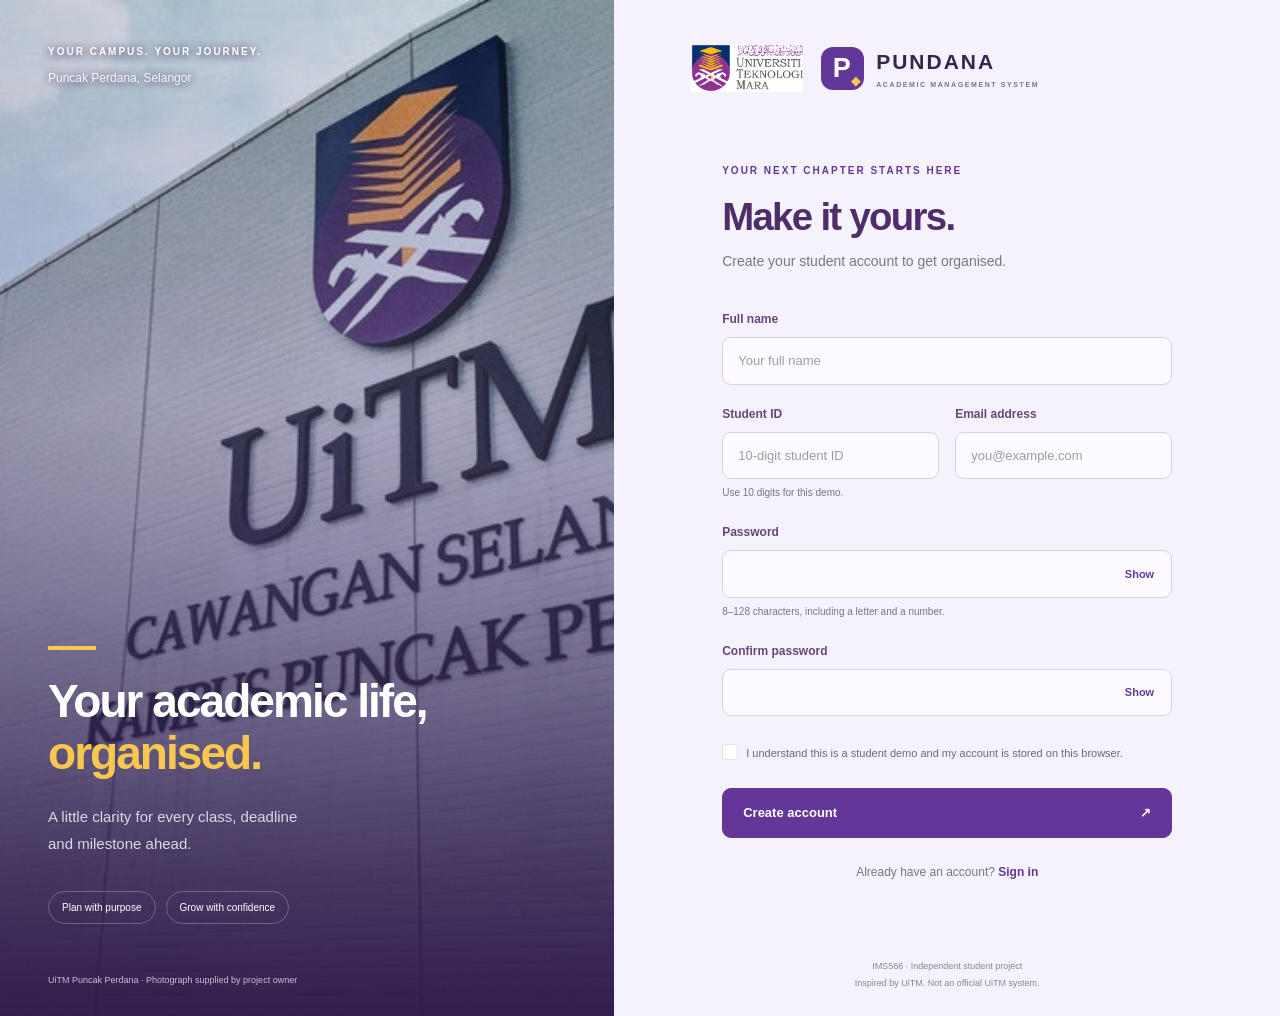
<file: register.html>
<!doctype html>
<html lang="en">
<head>
<meta charset="utf-8">
<meta name="viewport" content="width=device-width, initial-scale=1">
<meta name="description" content="PUNDANA — an independent IMS566 student academic management project.">
<title>Create account | PUNDANA</title>
<link rel="stylesheet" href="assets/vendor/bootstrap.min.css">
<link rel="stylesheet" href="assets/css/style.css">
<script src="assets/js/auth.js" defer>
</script>
<script src="assets/js/pages.js" defer>
</script>
<link rel="stylesheet" href="assets/css/lavender-theme.css">
<link rel="stylesheet" href="assets/css/auth-branding.css">
<script defer src="assets/js/lavender-theme.js">
</script>
</head>
<body class="lavender-auth">
<main class="auth-layout">
<aside class="campus">
<div class="campus-top">
<span class="eyebrow">YOUR CAMPUS. YOUR JOURNEY.</span>
<span class="location">Puncak Perdana, Selangor</span>
</div>
<div class="campus-copy">
<span class="yellow-rule">
</span>
<h2>Your academic life,<br>
<em>organised.</em>
</h2>
<p>A little clarity for every class, deadline<br>and milestone ahead.</p>
<div class="campus-tags">
<span>Plan with purpose</span>
<span>Grow with confidence</span>
</div>
</div>
<div class="photo-credit">UiTM Puncak Perdana · Photograph supplied by project owner</div>
</aside>
<section class="form-panel">
<header class="auth-branding">
<div class="university-logo"><img src="assets/images/uitm-logo.png" alt="Universiti Teknologi MARA (UiTM)" width="1300" height="559"></div>
<a class="brand" href="index.html">
<span class="brand-icon">P<span>◆</span>
</span>
<span>PUNDANA<small>ACADEMIC MANAGEMENT SYSTEM</small>
</span>
</a>
</header>
<div class="form-content">
<span class="eyebrow purple">YOUR NEXT CHAPTER STARTS HERE</span>
<h1>Make it yours.</h1>
<p class="intro">Create your student account to get organised.</p>
<div id="feedback" role="status" aria-live="polite" hidden>
</div>
<form id="register-form">
<div class="row g-3">
<div class="col-12">
<label for="fullName" class="form-label">Full name</label>
<input class="form-control" id="fullName" name="fullName" autocomplete="name" required minlength="2" maxlength="80" placeholder="Your full name">
</div>
<div class="col-sm-6">
<label for="studentId" class="form-label">Student ID</label>
<input class="form-control" id="studentId" name="studentId" inputmode="numeric" pattern="[0-9]{10}" maxlength="10" required placeholder="10-digit student ID" aria-describedby="id-help">
<small id="id-help">Use 10 digits for this demo.</small>
</div>
<div class="col-sm-6">
<label for="email" class="form-label">Email address</label>
<input class="form-control" id="email" name="email" type="email" autocomplete="email" maxlength="254" required placeholder="you@example.com">
</div>
<div class="col-12">
<label for="password" class="form-label">Password</label>
<div class="password-wrap">
<input class="form-control" id="password" name="password" type="password" autocomplete="new-password" required minlength="8" maxlength="128">
<button type="button" class="reveal" data-toggle="password" aria-controls="password" aria-pressed="false" aria-label="Show password">Show</button>
</div>
<small>8–128 characters, including a letter and a number.</small>
</div>
<div class="col-12">
<label for="confirmPassword" class="form-label">Confirm password</label>
<div class="password-wrap">
<input class="form-control" id="confirmPassword" name="confirmPassword" type="password" autocomplete="new-password" required minlength="8" maxlength="128">
<button type="button" class="reveal" data-toggle="confirmPassword" aria-controls="confirmPassword" aria-pressed="false" aria-label="Show confirm password">Show</button>
</div>
</div>
</div>
<div class="form-check my-4">
<input class="form-check-input" id="consent" type="checkbox" required>
<label class="form-check-label" for="consent">I understand this is a student demo and my account is stored on this browser.</label>
</div>
<button class="btn btn-primary w-100" type="submit">Create account <span aria-hidden="true">↗</span>
</button>
</form>
<p class="switch">Already have an account? <a href="index.html">Sign in</a>
</p>
</div>
<footer>IMS566 · Independent student project<br>Inspired by UiTM. Not an official UiTM system.</footer>
</section>
</main>
</body>
</html>
</file>
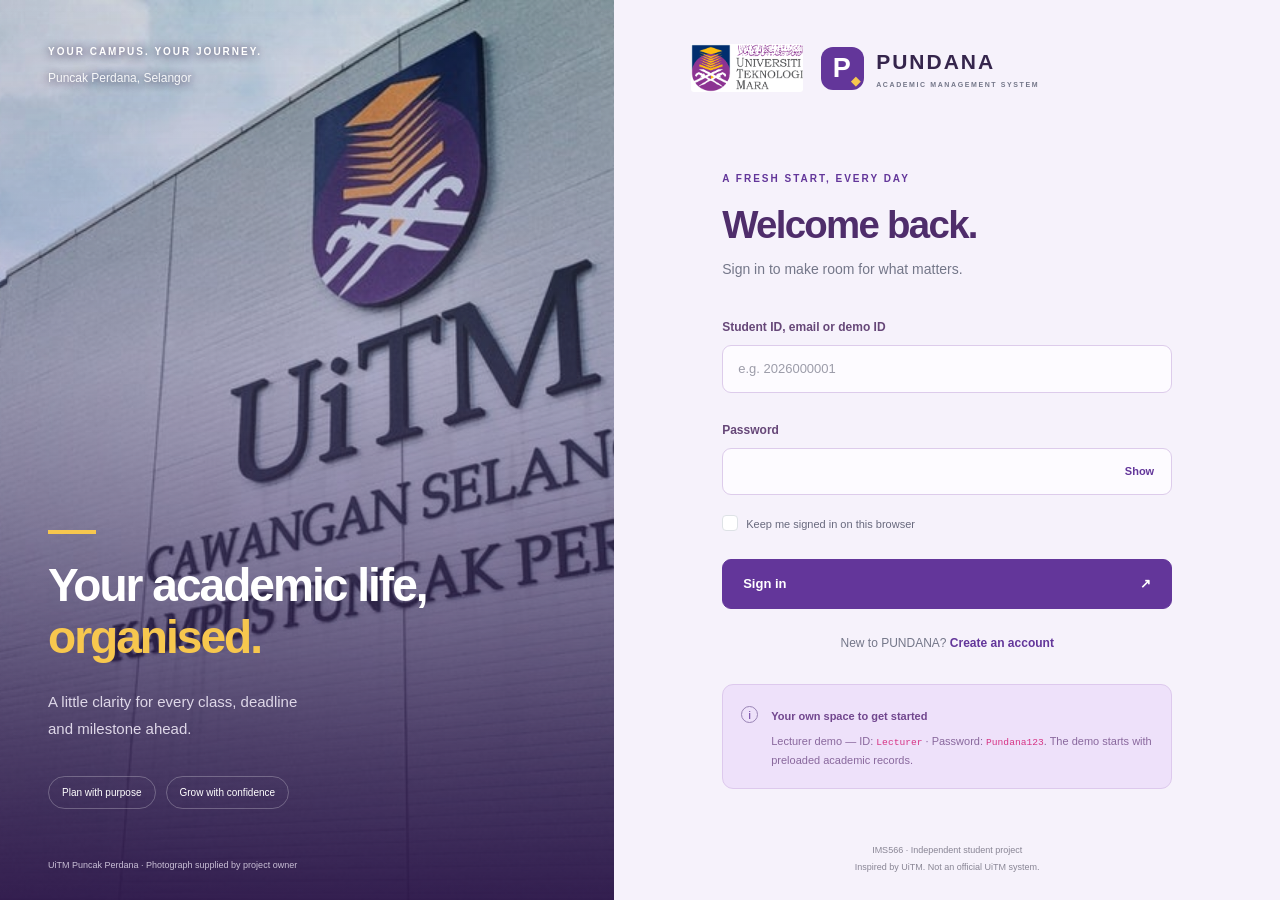
<file: subjects.html>
<!doctype html>
<html lang="en">
<head>
<meta charset="utf-8">
<meta name="viewport" content="width=device-width,initial-scale=1">
<title>My Subjects | PUNDANA</title>
<link rel="stylesheet" href="assets/vendor/bootstrap.min.css">
<link rel="stylesheet" href="assets/css/style.css">
<link rel="stylesheet" href="assets/css/dashboard.css">
<link rel="stylesheet" href="assets/css/academic.css">
<script defer src="assets/js/auth.js">
</script>
<script defer src="assets/js/dashboard-data.js">
</script>
<script defer src="assets/js/academic.js">
</script>
<link rel="stylesheet" href="assets/css/lavender-theme.css">
<script defer src="assets/js/lavender-theme.js">
</script>
</head>
<body class="dashboard-body lavender-theme theme-subjects" data-page="subjects">
<a class="skip-link" href="#main-content">Skip to records</a>
<div id="protected-content" hidden>
<aside class="sidebar" id="sidebar">
<a class="brand" href="dashboard.html">
<span class="brand-icon">P<span>◆</span>
</span>
<span>PUNDANA<small>ACADEMIC MANAGEMENT SYSTEM</small>
</span>
</a>
<p class="nav-caption">MY WORKSPACE</p>
<nav aria-label="Main navigation">
<a class="nav-item" href="dashboard.html">
<svg viewBox="0 0 24 24" fill="none" stroke="currentColor" stroke-width="1.65" stroke-linecap="round" stroke-linejoin="round" aria-hidden="true" focusable="false">
<rect x="3" y="3" width="7" height="7" rx="2"/>
<rect x="14" y="3" width="7" height="7" rx="2"/>
<rect x="3" y="14" width="7" height="7" rx="2"/>
<rect x="14" y="14" width="7" height="7" rx="2"/>
</svg>Dashboard</a>
<a type="button" class="nav-item active" aria-current="page" href="subjects.html">
<svg viewBox="0 0 24 24" fill="none" stroke="currentColor" stroke-width="1.65" stroke-linecap="round" stroke-linejoin="round" aria-hidden="true" focusable="false">
<path d="M12 5v16M3 4c4-1 6 0 9 2 3-2 5-3 9-2v15c-4-1-6 0-9 2-3-2-5-3-9-2z"/>
</svg>My Subjects</a>
<a type="button" class="nav-item" href="assignments.html">
<svg viewBox="0 0 24 24" fill="none" stroke="currentColor" stroke-width="1.65" stroke-linecap="round" stroke-linejoin="round" aria-hidden="true" focusable="false">
<rect x="5" y="4" width="14" height="17" rx="2"/>
<path d="M9 4V2h6v2m-7 8 3 3 5-6"/>
</svg>Assignment Tracker</a>
<a type="button" class="nav-item" href="timetable.html">
<svg viewBox="0 0 24 24" fill="none" stroke="currentColor" stroke-width="1.65" stroke-linecap="round" stroke-linejoin="round" aria-hidden="true" focusable="false">
<rect x="3" y="5" width="18" height="16" rx="3"/>
<path d="M7 3v4m10-4v4M3 11h18m-13 5h2m4 0h2"/>
</svg>Class Timetable</a>
<a type="button" class="nav-item" href="performance.html">
<svg viewBox="0 0 24 24" fill="none" stroke="currentColor" stroke-width="1.65" stroke-linecap="round" stroke-linejoin="round" aria-hidden="true" focusable="false">
<path d="M4 3v18h17m-13-5 4-5 4 2 5-7"/>
</svg>Academic Performance</a>
<a type="button" class="nav-item" href="calendar.html">
<svg viewBox="0 0 24 24" fill="none" stroke="currentColor" stroke-width="1.65" stroke-linecap="round" stroke-linejoin="round" aria-hidden="true" focusable="false">
<rect x="3" y="5" width="18" height="16" rx="3"/>
<path d="M7 3v4m10-4v4M3 11h18m-13 5h2m4 0h2"/>
</svg>Academic Calendar
</a>
<a type="button" class="nav-item" href="profile.html">
<svg viewBox="0 0 24 24" fill="none" stroke="currentColor" stroke-width="1.65" stroke-linecap="round" stroke-linejoin="round" aria-hidden="true" focusable="false">
<circle cx="12" cy="8" r="4"/>
<path d="M4 21v-2a8 8 0 0 1 16 0v2"/>
</svg>Student Profile
</a>
</nav>
<div class="sidebar-bottom">
<span class="student-avatar" id="avatar">P</span>
<div>
<strong id="sidebar-name">
</strong>
<small id="account-id">
</small>
</div>
</div>
<button id="logout" class="signout">
<svg viewBox="0 0 24 24" fill="none" stroke="currentColor" stroke-width="1.65" stroke-linecap="round" stroke-linejoin="round" aria-hidden="true" focusable="false">
<path d="M9 4H4v16h5m5-12 4 4-4 4m-5-4h12"/>
</svg>
<span>Sign out</span>
</button>
<p class="sidebar-attribution">IMS566 · Independent student project<br>Not an official UiTM system.</p>
</aside>
<div class="dashboard-shell">
<header class="dashboard-top">
<div class="top-left">
<button id="menu-toggle" aria-expanded="false" aria-controls="sidebar" aria-label="Toggle navigation">
<svg viewBox="0 0 24 24" fill="none" stroke="currentColor" stroke-width="1.65" stroke-linecap="round" stroke-linejoin="round" aria-hidden="true" focusable="false">
<path d="M4 6h16M4 12h16M4 18h16"/>
</svg>
</button>
<span>My workspace <span class="breadcrumb-sep">/</span> <strong>My Subjects</strong>
</span>
</div>
<time id="today-date">
</time>
</header>
<main id="main-content" tabindex="-1">
<div class="page-heading">
<div>
<span class="eyebrow purple">YOUR ACADEMIC JOURNEY</span>
<h1>My Subjects</h1>
<p>Manage your enrolled subjects and credit hours.</p>
</div>
<div class="hero-art">
<svg viewBox="0 0 24 24" fill="none" stroke="currentColor" stroke-width="1.65" stroke-linecap="round" stroke-linejoin="round" aria-hidden="true" focusable="false">
<path d="M12 5v16M3 4c4-1 6 0 9 2 3-2 5-3 9-2v15c-4-1-6 0-9 2-3-2-5-3-9-2z"/>
</svg>
</div>
<button id="add-record" class="btn btn-primary">+ Add subject</button>
</div>
<p id="notice" role="status" aria-live="polite" hidden>
</p>
<div id="stats" class="academic-stats">
</div>
<section class="dashboard-card">
<div class="table-card-heading">
<svg viewBox="0 0 24 24" fill="none" stroke="currentColor" stroke-width="1.65" stroke-linecap="round" stroke-linejoin="round" aria-hidden="true" focusable="false">
<path d="M12 5v16M3 4c4-1 6 0 9 2 3-2 5-3 9-2v15c-4-1-6 0-9 2-3-2-5-3-9-2z"/>
</svg>
<div>
<h2>Enrolled subjects</h2>
<p>A clear view of your courses, credits and lecturers.</p>
</div>
</div>
<div class="record-filters">
<div>
<label for="search" class="form-label">Search subjects</label>
<input id="search" class="form-control" type="search" placeholder="Search code, name or details">
</div>
<div>
<label class="form-label" for="semester-filter">Semester</label>
<select id="semester-filter" class="form-select">
<option value="">All semesters</option>
</select>
</div>
</div>
<p id="result-count" class="results-count" aria-live="polite">
</p>
<div class="table-responsive">
<table class="table academic-table">
<caption class="visually-hidden">My Subjects records with edit and delete actions</caption>
<thead>
<tr>
<th scope="col">Code</th>
<th scope="col">Subject / Lecturer</th>
<th scope="col">Semester</th>
<th scope="col">Credits</th>
<th scope="col">Actions</th>
</tr>
</thead>
<tbody id="record-list">
</tbody>
</table>
</div>
<div id="empty" class="empty-state" hidden>
</div>
</section>
<footer>IMS566 · Independent student project · Not an official UiTM system.<br>Records are saved on this browser for your signed-in account.</footer>
</main>
</div>
</div>
<dialog id="record-dialog" aria-labelledby="record-title">
<form id="record-form">
<h2 id="record-title">
</h2>
<p id="form-error" role="alert" hidden>
</p>
<div class="row g-3">
<div class="col-sm-6">
<label class="form-label" for="code">Subject code</label>
<input class="form-control" id="code" name="code" type="text" required maxlength="20" placeholder="IMS566">
</div>
<div class="col-sm-6">
<label class="form-label" for="name">Subject name</label>
<input class="form-control" id="name" name="name" type="text" required minlength="2" maxlength="120">
</div>
<div class="col-sm-6">
<label class="form-label" for="credits">Credit hours</label>
<input class="form-control" id="credits" name="credits" type="number" required min="1" max="12" step="1">
</div>
<div class="col-sm-6">
<label class="form-label" for="semester">Semester</label>
<input class="form-control" id="semester" name="semester" type="text" required maxlength="40" placeholder="e.g. Semester 3, 2026">
</div>
<div class="col-sm-6">
<label class="form-label" for="lecturer">Lecturer (optional)</label>
<input class="form-control" id="lecturer" name="lecturer" type="text" maxlength="100">
</div>
</div>
<div class="dialog-actions">
<button type="button" id="cancel-edit" class="btn btn-outline-primary">Cancel</button>
<button type="submit" class="btn btn-primary">Save subject</button>
</div>
</form>
</dialog>
<dialog id="delete-dialog" aria-labelledby="delete-title">
<h2 id="delete-title">Delete record?</h2>
<p id="delete-message">
</p>
<p id="delete-error" role="alert" hidden>
</p>
<div class="dialog-actions">
<button id="cancel-delete" class="btn btn-outline-primary">Cancel</button>
<button id="confirm-delete" class="btn btn-danger">Delete</button>
</div>
</dialog>
<dialog id="module-dialog" aria-labelledby="module-title">
<button id="dialog-close" aria-label="Close dialog">×</button>
<span class="eyebrow purple">NEXT DEVELOPMENT PHASE</span>
<h2 id="module-title">
</h2>
<p id="module-description">
</p>
<p class="module-status">This module is planned. The dashboard is ready to display its records when it is connected.</p>
<button id="dialog-done" class="btn btn-primary">Back to dashboard</button>
</dialog>
</body>
</html>
</file>
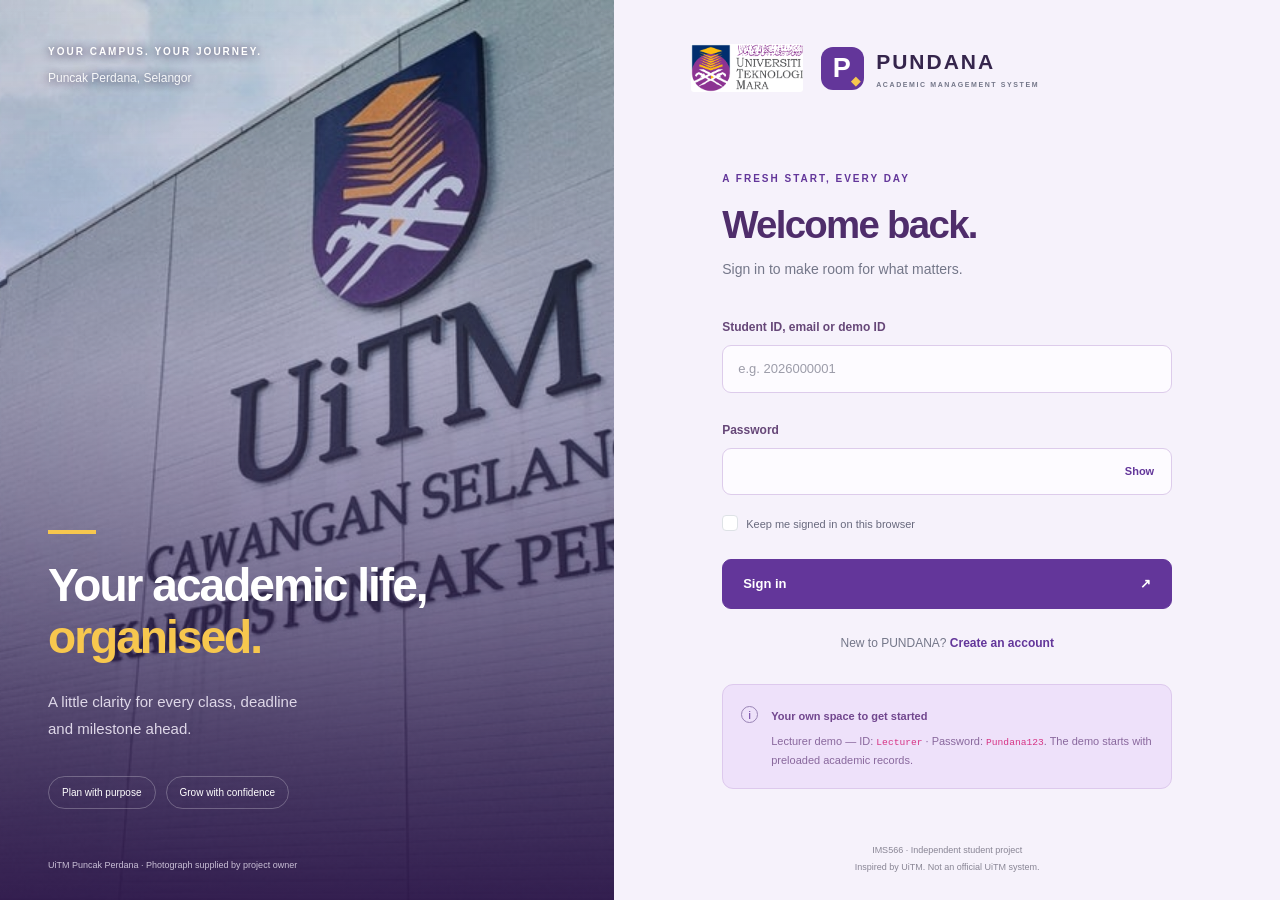
<file: timetable.html>
<!doctype html>
<html lang="en">
<head>
<meta charset="utf-8">
<meta name="viewport" content="width=device-width,initial-scale=1">
<title>Class Timetable | PUNDANA</title>
<link rel="stylesheet" href="assets/vendor/bootstrap.min.css">
<link rel="stylesheet" href="assets/css/style.css">
<link rel="stylesheet" href="assets/css/dashboard.css">
<link rel="stylesheet" href="assets/css/academic.css">
<link rel="stylesheet" href="assets/css/tools.css">
<script defer src="assets/js/auth.js">
</script>
<script defer src="assets/js/dashboard-data.js">
</script>
<script defer src="assets/js/academic-tools.js">
</script>
<script defer src="assets/js/workspace.js">
</script>
<script defer src="assets/js/timetable.js">
</script>
<link rel="stylesheet" href="assets/css/lavender-theme.css">
<script defer src="assets/js/lavender-theme.js">
</script>
</head>
<body class="dashboard-body lavender-theme theme-timetable">
<a class="skip-link" href="#main-content">Skip to timetable</a>
<div id="protected-content" hidden>
<aside class="sidebar" id="sidebar">
<a class="brand" href="dashboard.html">
<span class="brand-icon">P<span>◆</span>
</span>
<span>PUNDANA<small>ACADEMIC MANAGEMENT SYSTEM</small>
</span>
</a>
<p class="nav-caption">MY WORKSPACE</p>
<nav aria-label="Main navigation">
<a class="nav-item" href="dashboard.html">
<svg viewBox="0 0 24 24" fill="none" stroke="currentColor" stroke-width="1.65" stroke-linecap="round" stroke-linejoin="round" aria-hidden="true" focusable="false">
<rect x="3" y="3" width="7" height="7" rx="2"/>
<rect x="14" y="3" width="7" height="7" rx="2"/>
<rect x="3" y="14" width="7" height="7" rx="2"/>
<rect x="14" y="14" width="7" height="7" rx="2"/>
</svg>Dashboard</a>
<a type="button" class="nav-item" href="subjects.html">
<svg viewBox="0 0 24 24" fill="none" stroke="currentColor" stroke-width="1.65" stroke-linecap="round" stroke-linejoin="round" aria-hidden="true" focusable="false">
<path d="M12 5v16M3 4c4-1 6 0 9 2 3-2 5-3 9-2v15c-4-1-6 0-9 2-3-2-5-3-9-2z"/>
</svg>My Subjects</a>
<a type="button" class="nav-item" href="assignments.html">
<svg viewBox="0 0 24 24" fill="none" stroke="currentColor" stroke-width="1.65" stroke-linecap="round" stroke-linejoin="round" aria-hidden="true" focusable="false">
<rect x="5" y="4" width="14" height="17" rx="2"/>
<path d="M9 4V2h6v2m-7 8 3 3 5-6"/>
</svg>Assignment Tracker</a>
<a type="button" class="nav-item active" aria-current="page" href="timetable.html">
<svg viewBox="0 0 24 24" fill="none" stroke="currentColor" stroke-width="1.65" stroke-linecap="round" stroke-linejoin="round" aria-hidden="true" focusable="false">
<rect x="3" y="5" width="18" height="16" rx="3"/>
<path d="M7 3v4m10-4v4M3 11h18m-13 5h2m4 0h2"/>
</svg>Class Timetable</a>
<a type="button" class="nav-item" href="performance.html">
<svg viewBox="0 0 24 24" fill="none" stroke="currentColor" stroke-width="1.65" stroke-linecap="round" stroke-linejoin="round" aria-hidden="true" focusable="false">
<path d="M4 3v18h17m-13-5 4-5 4 2 5-7"/>
</svg>Academic Performance</a>
<a type="button" class="nav-item" href="calendar.html">
<svg viewBox="0 0 24 24" fill="none" stroke="currentColor" stroke-width="1.65" stroke-linecap="round" stroke-linejoin="round" aria-hidden="true" focusable="false">
<rect x="3" y="5" width="18" height="16" rx="3"/>
<path d="M7 3v4m10-4v4M3 11h18m-13 5h2m4 0h2"/>
</svg>Academic Calendar
</a>
<a type="button" class="nav-item" href="profile.html">
<svg viewBox="0 0 24 24" fill="none" stroke="currentColor" stroke-width="1.65" stroke-linecap="round" stroke-linejoin="round" aria-hidden="true" focusable="false">
<circle cx="12" cy="8" r="4"/>
<path d="M4 21v-2a8 8 0 0 1 16 0v2"/>
</svg>Student Profile
</a>
</nav>
<div class="sidebar-bottom">
<span class="student-avatar" id="avatar">P</span>
<div>
<strong id="sidebar-name">
</strong>
<small id="account-id">
</small>
</div>
</div>
<button id="logout" class="signout">
<svg viewBox="0 0 24 24" fill="none" stroke="currentColor" stroke-width="1.65" stroke-linecap="round" stroke-linejoin="round" aria-hidden="true" focusable="false">
<path d="M9 4H4v16h5m5-12 4 4-4 4m-5-4h12"/>
</svg>
<span>Sign out</span>
</button>
<p class="sidebar-attribution">IMS566 · Independent student project<br>Not an official UiTM system.</p>
</aside>
<div class="dashboard-shell">
<header class="dashboard-top">
<div class="top-left">
<button id="menu-toggle" aria-expanded="false" aria-controls="sidebar" aria-label="Toggle navigation">
<svg viewBox="0 0 24 24" fill="none" stroke="currentColor" stroke-width="1.65" stroke-linecap="round" stroke-linejoin="round" aria-hidden="true" focusable="false">
<path d="M4 6h16M4 12h16M4 18h16"/>
</svg>
</button>
<span>My workspace <span class="breadcrumb-sep">/</span> <strong>Class Timetable</strong>
</span>
</div>
<time id="today-date">
</time>
</header>
<main id="main-content" tabindex="-1">
<div class="page-heading">
<div>
<span class="eyebrow purple">MAKE ROOM FOR LEARNING</span>
<h1>Class Timetable</h1>
<p>Your weekly rhythm, with space for every subject.</p>
</div>
<div class="hero-art">
<svg viewBox="0 0 24 24" fill="none" stroke="currentColor" stroke-width="1.65" stroke-linecap="round" stroke-linejoin="round" aria-hidden="true" focusable="false">
<rect x="3" y="5" width="18" height="16" rx="3"/>
<path d="M7 3v4m10-4v4M3 11h18m-13 5h2m4 0h2"/>
</svg>
</div>
<button id="add-class" class="btn btn-primary">+ Add class</button>
</div>
<p id="notice" role="status" aria-live="polite" hidden>
</p>
<div class="academic-stats" id="stats">
</div>
<section class="dashboard-card">
<div class="record-filters">
<div>
<label for="semester" class="form-label">Semester</label>
<select id="semester" class="form-select">
</select>
</div>
<div>
<label for="view" class="form-label">View</label>
<select id="view" class="form-select">
<option value="week">Weekly view</option>
<option value="day">Daily view</option>
</select>
</div>
<div id="day-picker" hidden>
<label for="selected-day" class="form-label">Day</label>
<select id="selected-day" class="form-select">
<option value="0">Sunday</option>
<option value="1">Monday</option>
<option value="2">Tuesday</option>
<option value="3">Wednesday</option>
<option value="4">Thursday</option>
<option value="5">Friday</option>
<option value="6">Saturday</option>
</select>
</div>
</div>
<p class="form-hint">Recurring weekly schedule · Today is highlighted · Times follow your device’s local time</p>
<div id="schedule" class="schedule" aria-live="polite">
</div>
<div id="schedule-empty" class="empty-state" hidden>
</div>
</section>
<footer>IMS566 · Independent student project · Not an official UiTM system.<br>Records stay in this browser, under your signed-in account.</footer>
</main>
</div>
</div>
<dialog id="class-dialog" aria-labelledby="class-title">
<form id="class-form">
<h2 id="class-title">Add class</h2>
<p id="class-error" role="alert" hidden>
</p>
<div class="row g-3">
<div class="col-12">
<label for="subjectId" class="form-label">Enrolled subject</label>
<select id="subjectId" name="subjectId" class="form-select" required>
</select>
</div>
<div class="col-sm-6">
<label for="day" class="form-label">Day</label>
<select id="day" name="day" class="form-select" required>
<option value="0">Sunday</option>
<option value="1">Monday</option>
<option value="2">Tuesday</option>
<option value="3">Wednesday</option>
<option value="4">Thursday</option>
<option value="5">Friday</option>
<option value="6">Saturday</option>
</select>
</div>
<div class="col-sm-6">
<label class="form-label" for="room">Room / location</label>
<input id="room" name="room" class="form-control" type="text" required maxlength="100" placeholder="e.g. Computer Lab 2">
</div>
<div class="col-sm-6">
<label class="form-label" for="start">Start time</label>
<input id="start" name="start" class="form-control" type="time" required>
</div>
<div class="col-sm-6">
<label class="form-label" for="end">End time</label>
<input id="end" name="end" class="form-control" type="time" required>
</div>
</div>
<p class="form-hint">Weekly recurring class. Overlaps are checked against all classes in the subject’s semester. Classes must end on the same day.</p>
<div class="dialog-actions">
<button id="cancel-class" type="button" class="btn btn-outline-primary">Cancel</button>
<button type="submit" class="btn btn-primary">Save class</button>
</div>
</form>
</dialog>
<dialog id="delete-dialog" aria-labelledby="delete-title">
<h2 id="delete-title">Delete class?</h2>
<p id="delete-message">
</p>
<p id="delete-error" role="alert" hidden>
</p>
<div class="dialog-actions">
<button id="cancel-delete" class="btn btn-outline-primary">Cancel</button>
<button id="confirm-delete" class="btn btn-danger">Delete class</button>
</div>
</dialog>
<dialog id="module-dialog" aria-labelledby="module-title">
<button id="dialog-close" aria-label="Close dialog">×</button>
<span class="eyebrow purple">NEXT DEVELOPMENT PHASE</span>
<h2 id="module-title">
</h2>
<p id="module-description">
</p>
<p class="module-status">This module is planned. The dashboard is ready to display its records when it is connected.</p>
<button id="dialog-done" class="btn btn-primary">Back to dashboard</button>
</dialog>
</body>
</html>
</file>
<file: assets/css/style.css>
:root{--purple:#59338c;--navy:#1c2546;--yellow:#f7c74e;--muted:#747789;--lavender:#f4f1f8}*{box-sizing:border-box}body{margin:0;color:var(--navy);font-family:Inter,"Segoe UI",Arial,sans-serif;background:#fff}a{color:var(--purple);text-underline-offset:4px}a:hover{color:#361957}.auth-layout{min-height:100vh;display:grid;grid-template-columns:48% 52%}.campus{position:relative;min-height:100vh;background:linear-gradient(180deg,rgba(25,24,57,.14),rgba(30,16,57,.4) 40%,rgba(26,15,52,.97)),url('../images/uitm-puncak-perdana.png') center 24%/cover;color:white;display:flex;flex-direction:column;justify-content:space-between;padding:44px 48px 28px}.campus-top{display:flex;flex-direction:column;gap:10px;text-shadow:0 1px 8px #24133b}.eyebrow{font-size:10px;font-weight:750;letter-spacing:2px}.location{font-size:12px;opacity:.9}.campus-copy{margin-top:auto;padding-top:220px}.yellow-rule{display:block;width:48px;height:4px;background:var(--yellow);margin-bottom:26px}.campus h2{font-size:clamp(34px,3.6vw,58px);letter-spacing:-2px;line-height:1.12;font-weight:650}.campus em{color:var(--yellow);font-style:normal}.campus p{margin:24px 0;color:#ded7e8;line-height:1.8;font-size:15px}.campus-tags{display:flex;gap:10px;flex-wrap:wrap;margin:34px 0 50px}.campus-tags span{border:1px solid #ffffff40;border-radius:30px;padding:8px 13px;font-size:10px}.photo-credit{font-size:9px;color:#c9bfd6}.form-panel{padding:44px clamp(30px,6vw,100px) 24px;display:flex;flex-direction:column;justify-content:space-between}.brand{display:flex;gap:12px;align-items:center;text-decoration:none;color:var(--navy);font-weight:800;font-size:21px;letter-spacing:2px}.brand small{display:block;font-size:7px;letter-spacing:1.6px;margin-top:3px;font-weight:600}.brand-icon{width:43px;height:43px;display:grid;place-content:center;background:var(--purple);color:white;border-radius:12px;font-size:27px;position:relative}.brand-icon span{position:absolute;bottom:0;right:2px;font-size:12px;color:var(--yellow)}.form-content{width:100%;max-width:450px;margin:65px auto 45px}.purple{color:var(--purple)}h1{font-size:clamp(32px,3vw,43px);font-weight:700;letter-spacing:-1.7px;margin:13px 0 10px}.intro{color:var(--muted);font-size:14px;line-height:1.7;margin-bottom:32px}.form-label{font-size:12px;font-weight:650;margin-bottom:9px}.form-control{border:1px solid #dedde6;border-radius:8px;padding:13px 15px;font-size:13px;color:var(--navy);background:#fdfcfe;min-height:46px}.form-control::placeholder{color:#9c9ca9}.form-control:focus{border-color:var(--purple);box-shadow:0 0 0 3px #59338c18}.password-wrap{position:relative}.password-wrap input{padding-right:64px}.reveal{position:absolute;right:12px;top:0;height:100%;border:0;background:transparent;font-size:11px;color:var(--purple);font-weight:650}.form-check-label{font-size:11px;color:#68697d}.form-check-input:checked{background-color:var(--purple);border-color:var(--purple)}.btn-primary{background:var(--purple);border-color:var(--purple);padding:14px 20px;border-radius:8px;font-size:13px;font-weight:650;display:flex;justify-content:space-between;align-items:center}.btn-primary:hover,.btn-primary:focus{background:#43236f;border-color:#43236f}.btn:disabled{opacity:.65}.switch{font-size:12px;text-align:center;margin:25px 0 32px;color:var(--muted)}.switch a{font-weight:650;text-decoration:none}.demo-note{display:flex;gap:13px;padding:18px;background:var(--lavender);border:1px solid #e9e2f1;border-radius:9px}.demo-note strong{font-size:11px}.demo-note p{font-size:11px;color:var(--muted);line-height:1.7;margin:5px 0 0}.note-icon{border:1px solid #9984b5;border-radius:50%;width:17px;height:17px;flex-shrink:0;text-align:center;font-size:11px;color:var(--purple);margin-top:3px}footer{text-align:center;font-size:9px;color:#888594;line-height:1.9}small{font-size:10px;color:var(--muted)}#feedback{padding:12px 15px;background:#fdf0ee;color:#8b2922;border-radius:8px;margin-bottom:20px;font-size:12px}#feedback.success{background:#edf6ef;color:#245b37}:focus-visible{outline:3px solid #c79419;outline-offset:3px}.workspace{background:#f7f6fa}.workspace-header{display:flex;justify-content:space-between;align-items:center;padding:24px 6%;background:white;border-bottom:1px solid #e7e1ed}.btn-outline-primary{color:var(--purple);border-color:var(--purple);font-size:12px}.welcome-banner{border-radius:16px;padding:45px;color:white;background:linear-gradient(90deg,#24143deb,#24143d88),url('../images/uitm-puncak-perdana.png') center/cover}.welcome-banner h2{font-size:30px;margin:15px 0}.welcome-banner p{max-width:500px;font-size:14px}.module-card,.account-card{background:white;border:1px solid #e6e1ee;border-radius:12px;padding:24px;height:100%}.module-card h2,.account-card h2{font-size:17px}.module-card p,.account-card p{font-size:12px;color:var(--muted)}.module-card span{font-size:9px;color:var(--purple);letter-spacing:1px}.account-card dl{font-size:13px}.workspace footer{padding:24px}@media(min-width:1400px){.form-panel{padding-top:55px}.form-content{margin-top:80px;margin-bottom:65px}}@media(max-width:900px){.auth-layout{grid-template-columns:40% 60%}.campus{padding:32px 25px}.form-panel{padding:32px}.campus h2{font-size:38px}}@media(max-width:650px){.auth-layout{display:flex;flex-direction:column}.campus{min-height:280px;padding:24px;order:1;background-position:center 34%}.campus-copy{padding-top:55px}.campus-top,.campus-tags,.photo-credit{display:none}.campus h2{font-size:34px;letter-spacing:-1px}.campus p{font-size:12px;margin:12px 0}.yellow-rule{margin-bottom:15px}.form-panel{padding:28px 24px;order:0}.form-content{margin:40px auto 24px}.brand{font-size:18px}.form-panel footer{margin-top:14px}.welcome-banner{padding:26px}.workspace-header{padding:20px}.workspace-header .brand small{font-size:6px}}
[hidden]{display:none!important}
</file>
<file: assets/css/lavender-theme.css>
/* Approved PUNDANA lavender theme. Presentation only; stored records are unchanged. */
.lavender-theme { --purple: #63369a; --navy: #26304d; --muted: #6f6682; background: #f6f2fb; font-family: "Segoe UI", system-ui, sans-serif; color: #2c2846; }
.lavender-theme .sidebar { background: #eee5f8; border-right: 1px solid #e0d2ef; padding: 31px 20px 22px; }
.lavender-theme .brand { color: #35254c; gap: 11px; font-size: 20px; }
.lavender-theme .brand-icon { background: #63369a; box-shadow: 0 5px 12px #6c429126; border-radius: 13px; }
.lavender-theme .brand small { color: #806b97; font-size: 6px; letter-spacing: 1.15px; }
.lavender-theme .nav-caption { margin: 39px 14px 17px; font-size: 9px; color: #8a729e; letter-spacing: 1.9px; }
.lavender-theme .nav-item { font-size: 12px; color: #78638d; border-radius: 10px; padding: 13px 14px; gap: 12px; margin-bottom: 8px; min-height: 47px; }
.lavender-theme .nav-item svg { width: 19px; height: 19px; flex-shrink: 0; }
.lavender-theme .nav-item:hover { background: #e3d6f1; color: #5a2e88; }
.lavender-theme .nav-item.active { background: #63369a; color: #fff; box-shadow: 0 5px 13px #63369a20; position: relative; }
.lavender-theme .nav-item.active::after { content: ""; width: 5px; height: 5px; background: #f4cc67; border-radius: 50%; margin-left: auto; }
.lavender-theme .sidebar-bottom { background: #ffffff61; border: 1px solid #e0d1ed; border-radius: 12px; padding: 15px 12px; margin-top: auto; gap: 11px; }
.lavender-theme .student-avatar { background: #dcccED; color: #63369a; min-width: 35px; height: 35px; }
.lavender-theme .sidebar-bottom strong { color: #574169; line-height: 1.65; font-size: 11px; }
.lavender-theme .sidebar-bottom small { color: #8a759b; font-size: 10px; }
.lavender-theme .sidebar-attribution { font-size: 9px; color: #8a759b; margin-top: 20px; line-height: 1.8; }
.lavender-theme .dashboard-top { height: 75px; background: #fdfbff; border-bottom: 1px solid #e8dff2; color: #786585; font-size: 12px; padding: 0 37px; }
.lavender-theme .top-left strong { color: #61487a; font-size: 12px; }
.lavender-theme .dashboard-top time { color: #8b789c; font-size: 11px; }
.lavender-theme #main-content { padding: 30px 36px 0; max-width: 1510px; }
.lavender-theme .page-heading { position: relative; isolation: isolate; overflow: hidden; min-height: 186px; background: #63369a; border: 1px solid #673a9e; border-radius: 18px; padding: 29px 34px; color: white; margin-bottom: 23px; box-shadow: 0 8px 20px #63369a10; }
.lavender-theme .page-heading::before { content: ""; position: absolute; z-index: -1; width: 320px; height: 320px; border: 1px solid #ffffff14; border-radius: 50%; right: 70px; top: -135px; box-shadow: 0 0 0 33px #ffffff04, 0 0 0 68px #ffffff03; }
.lavender-theme .page-heading::after { content: ""; position: absolute; z-index: -1; width: 170px; height: 170px; border-radius: 50%; background: #8755af; right: -77px; bottom: -116px; }
.lavender-theme .page-heading .eyebrow { color: #e1c9f4; font-size: 9px; letter-spacing: 1.8px; }
.lavender-theme .page-heading h1 { font-size: 36px; color: #fff; font-weight: 700; letter-spacing: -1.15px; margin: 10px 0 8px; }
.lavender-theme .page-heading p { color: #ddc9ef; font-size: 13px; line-height: 1.8; margin: 0; }
.lavender-theme .hero-art { position: absolute; right: 225px; top: 43px; width: 88px; height: 88px; border: 1px solid #ffffff24; background: #ffffff0a; border-radius: 22px; display: grid; place-items: center; transform: rotate(-12deg); color: #e2c8f5; }
.lavender-theme .hero-art svg { width: 44px; height: 44px; }
.lavender-theme .page-heading > .btn { position: relative; z-index: 1; color: #553071; background: #f6cf6a; border: 1px solid #f6cf6a; box-shadow: 0 4px 10px #28113b15; font-size: 12px; padding: 13px 20px; min-height: 45px; border-radius: 10px; }
.lavender-theme .page-heading > .btn:hover { background: #ffdc83; border-color: #ffdc83; }
.lavender-theme .academic-stats { gap: 17px; margin-bottom: 25px; }
.lavender-theme .academic-stats article { border: 1px solid #e3d0f5; background: #ede1fc; padding: 23px 24px; border-radius: 13px; box-shadow: none; position: relative; min-height: 111px; color: #63369a; }
.lavender-theme .academic-stats article:nth-child(2) { background: #fff2ce; border-color: #f1e3b5; color: #977025; }
.lavender-theme .academic-stats article:nth-child(3) { background: #e5edfb; border-color: #d4e1f4; color: #52739d; }
.lavender-theme .academic-stats strong { font-size: 31px; line-height: 1.2; font-weight: 700; color: inherit; margin-bottom: 9px; letter-spacing: -.7px; }
.lavender-theme .academic-stats span { font-size: 11px; color: inherit; opacity: .9; }
.lavender-theme .academic-stats article::after { content: ""; position: absolute; top: 24px; right: 23px; width: 40px; height: 40px; background-color: #ffffff70; background-repeat: no-repeat; background-position: center; background-size: 23px; border-radius: 11px; }
.lavender-theme .dashboard-card { border: 1px solid #e7dcf0; border-radius: 15px; background: #fff; padding: 26px; box-shadow: 0 4px 20px #4b266a04; }
.lavender-theme .table-card-heading { display: flex; align-items: center; gap: 11px; margin-bottom: 23px; padding-bottom: 19px; border-bottom: 1px solid #f0e8f7; }
.lavender-theme .table-card-heading > svg { width: 22px; height: 22px; color: #79579b; }
.lavender-theme .table-card-heading h2 { font-size: 17px; color: #4b345e; margin: 0; font-weight: 650; }
.lavender-theme .table-card-heading p { color: #786585; font-size: 11px; margin: 4px 0 0; }
.lavender-theme .record-filters { gap: 20px; }
.lavender-theme .form-label { font-size: 12px; color: #584365; font-weight: 650; margin-bottom: 9px; }
.lavender-theme .form-control, .lavender-theme .form-select { background-color: #fcfaff; border: 1px solid #e2d4ee; color: #5a416e; border-radius: 9px; min-height: 46px; padding: 12px 14px; font-size: 12px; }
.lavender-theme .form-select { padding-right: 35px; }
.lavender-theme .form-control::placeholder { color: #7e6a90; }
.lavender-theme .form-control:focus, .lavender-theme .form-select:focus { border-color: #af8bcd; box-shadow: 0 0 0 3px #63369a0c; }
.lavender-theme .results-count { font-size: 10px; color: #786585; margin: 18px 0; }
.lavender-theme .table-responsive { border: 1px solid #e8def0; border-radius: 10px; }
.lavender-theme .academic-table { margin: 0; min-width: 660px; --bs-table-bg: transparent; }
.lavender-theme .academic-table th { font-size: 10px; color: #705387; font-weight: 650; background: #eee5f7; padding: 14px; border-bottom: 1px solid #e5d6ef; }
.lavender-theme .academic-table td { color: #5e466f; font-size: 12px; padding: 19px 14px; vertical-align: middle; line-height: 1.6; border-color: #f0e8f6; }
.lavender-theme .academic-table tbody tr:last-child td { border-bottom: 0; }
.lavender-theme .academic-table tbody tr:hover { background: #fbf7ff; }
.lavender-theme .academic-table td:first-child { color: #7949a4; font-weight: 650; }
.lavender-theme .academic-table td:first-child::first-line { background: #f4eafa; }
.lavender-theme .academic-table td:nth-child(2) { color: #4e365f; font-weight: 550; }
.lavender-theme .academic-table small { color: #786585; font-size: 10px; font-weight: 400; margin-top: 5px; line-height: 1.7; }
.lavender-theme .row-actions .btn { border-radius: 7px; font-size: 10px; min-height: 32px; padding: 6px 10px; }
.lavender-theme .btn-outline-primary { border-color: #d8c5e8; background: #f7f0fd; color: #82569f; }
.lavender-theme .btn-outline-danger { border-color: #edd3db; background: #fff8fa; color: #bf778b; }
.lavender-theme footer { color: #786585; font-size: 9px; line-height: 1.9; padding: 27px 5px; }
.lavender-theme dialog { border: 1px solid #e0d0ee; border-radius: 16px; color: #4e3564; box-shadow: 0 20px 70px #3e215a26; }
.lavender-theme dialog::backdrop { background: #3e245b66; }
.lavender-theme dialog h2 { color: #5b3679; font-size: 25px; }


@media (max-width: 1150px) { .lavender-theme .hero-art { display: none; } }
@media (max-width: 960px) {
 .lavender-theme .sidebar { display: none; top: 68px; width: 260px; box-shadow: 10px 0 35px #43245422; }
 .lavender-theme .sidebar.open { display: flex; }
 .lavender-theme .dashboard-shell { margin-left: 0; }
 .lavender-theme .dashboard-top { height: 68px; padding: 0 24px; position: sticky; top: 0; z-index: 25; gap: 10px; }
 .lavender-theme #menu-toggle { display: block; color: #63369a; border-radius: 8px; padding: 0 7px; border: 1px solid #e2d4ef; background: #f4edf9; }
 .lavender-theme #main-content { padding: 25px 24px 0; }
 .lavender-theme .page-heading { padding: 28px; }
}
@media (max-width: 650px) {
 .lavender-theme .page-heading { min-height: 210px; align-items: flex-start; flex-direction: column; gap: 22px; padding: 27px; }
 .lavender-theme .page-heading h1 { font-size: 32px; }
 .lavender-theme .academic-stats { gap: 10px; }
 .lavender-theme .academic-stats article { padding: 20px 17px; min-width: 100%; min-height: 100px; }
 .lavender-theme .dashboard-card { padding: 20px; }
 .lavender-theme .record-filters > div { min-width: 100%; }
 .lavender-theme .form-control, .lavender-theme .form-select { font-size: 16px; }
 .lavender-theme .row-actions .btn { min-height: 40px; }
 
 .lavender-theme .dashboard-top time { display: none; }
}

.lavender-theme .academic-stats article:nth-child(1)::after { background-image: url("data:image/svg+xml,%3Csvg%20viewBox%3D%220%200%2024%2024%22%20fill%3D%22none%22%20stroke%3D%22%2377509b%22%20stroke-width%3D%221.65%22%20stroke-linecap%3D%22round%22%20stroke-linejoin%3D%22round%22%20aria-hidden%3D%22true%22%3E%3Cpath%20d%3D%22M12%205v16M3%204c4-1%206%200%209%202%203-2%205-3%209-2v15c-4-1-6%200-9%202-3-2-5-3-9-2z%22%2F%3E%3C%2Fsvg%3E"); }

.lavender-theme .academic-stats article:nth-child(2)::after { background-image: url("data:image/svg+xml,%3Csvg%20viewBox%3D%220%200%2024%2024%22%20fill%3D%22none%22%20stroke%3D%22%23a47d30%22%20stroke-width%3D%221.65%22%20stroke-linecap%3D%22round%22%20stroke-linejoin%3D%22round%22%20aria-hidden%3D%22true%22%3E%3Cpath%20d%3D%22m2%209%2010-5%2010%205-10%205-10-5zm4%202v6c4%203%208%203%2012%200v-6m4-2v8%22%2F%3E%3C%2Fsvg%3E"); }

.lavender-theme .academic-stats article:nth-child(3)::after { background-image: url("data:image/svg+xml,%3Csvg%20viewBox%3D%220%200%2024%2024%22%20fill%3D%22none%22%20stroke%3D%22%236387ad%22%20stroke-width%3D%221.65%22%20stroke-linecap%3D%22round%22%20stroke-linejoin%3D%22round%22%20aria-hidden%3D%22true%22%3E%3Crect%20x%3D%223%22%20y%3D%225%22%20width%3D%2218%22%20height%3D%2216%22%20rx%3D%223%22%2F%3E%3Cpath%20d%3D%22M7%203v4m10-4v4M3%2011h18m-13%205h2m4%200h2%22%2F%3E%3C%2Fsvg%3E"); }

.lavender-theme .subject-code-badge { display: inline-block; color: #78469f; background: #f0e4fa; border: 1px solid #e6d4f3; border-radius: 6px; padding: 5px 9px; font-size: 11px; letter-spacing: .2px; }

/* Shared workspace refinements using the approved My Subjects palette. */
.lavender-theme { font-size: 14px; }
.lavender-theme .page-heading > div:first-child { position: relative; z-index: 1; max-width: 68%; }
.lavender-theme .page-heading > div:first-child p { max-width: 64ch; }
.lavender-theme .workspace-pill { background: #ffffff14; color: #ead8f8; border: 1px solid #ffffff24; position: relative; z-index: 1; }
.lavender-theme .nav-item { text-decoration: none; }
.lavender-theme .nav-item svg, .lavender-theme #menu-toggle svg { width: 19px; height: 19px; flex-shrink: 0; }
.lavender-theme .signout { display: flex; align-items: center; justify-content: center; gap: 9px; margin-top: 13px; min-height: 41px; font-size: 11px; border: 1px solid #d5c2e7; color: #77548e; background: #ffffff50; border-radius: 9px; }
.lavender-theme .signout:hover { background: #e2d5ef; }
.lavender-theme .signout svg { width: 16px; height: 16px; }
.lavender-theme .academic-stats article:nth-child(4) { background: #e4f3ed; border-color: #d2e7dd; color: #4e806d; }
.lavender-theme .academic-stats article:nth-child(4)::after { background-image: none; }
.lavender-theme .form-hint, .lavender-theme .results-count { color: #7b6889; font-size: 11px; line-height: 1.8; }
.lavender-theme .academic-table td { font-size: 13px; }
.lavender-theme .academic-table th { font-size: 11px; }
.lavender-theme .row-actions .btn { font-size: 11px; }
.lavender-theme .status-badge { background: #eee2fa; color: #754593; border: 1px solid #e4d0f3; border-radius: 6px; font-size: 11px; padding: 5px 9px; }
.lavender-theme .status-badge.doing { background: #fff3cc; color: #896521; border-color: #efe0ad; }
.lavender-theme .status-badge.done { background: #e6f3eb; color: #46775c; border-color: #d3e8db; }
.lavender-theme .overdue-text { color: #ac4c5e; font-size: 11px; }
.lavender-theme .academic-table tr:hover { background: #fbf7ff; }
.lavender-theme .empty-state { background: #faf6fe; border: 1px dashed #e4d5ef; border-radius: 12px; margin-top: 12px; }
.lavender-theme .empty-state strong { font-size: 13px; color: #725588; }
.lavender-theme .empty-state p { font-size: 11px; color: #857091; }
.lavender-theme .empty-symbol { background: #eee3f8; color: #986cb6; }
.lavender-theme .btn-primary { background: #63369a; border-color: #63369a; border-radius: 9px; }
.lavender-theme .btn-primary:hover { background: #532680; border-color: #532680; }
.lavender-theme .page-heading > .btn { background: #f6cf6a; color: #553071; border-color: #f6cf6a; }
.lavender-theme .page-heading > .btn:hover { background: #ffdc83; border-color: #ffdc83; }
.lavender-theme .dashboard-grid { gap: 22px; }
.lavender-theme .section-heading .eyebrow { font-size: 9px; color: #9876af; }
.lavender-theme .section-heading h2 { color: #543a69; font-size: 19px; letter-spacing: -.3px; }
.lavender-theme .count-badge { color: #8557a3; background: #f1e5fb; border-radius: 7px; }
.lavender-theme .record-row { border-color: #eee4f5; padding: 16px 0; }
.lavender-theme .record-row h3 { color: #60436f; font-size: 13px; line-height: 1.7; }
.lavender-theme .record-row p { font-size: 11px; color: #857091; }
.lavender-theme .record-row .record-date { color: #886a9b; font-size: 11px; }
.lavender-theme .record-date.overdue { color: #ac4c5e; }
.lavender-theme .record-date .status { font-size: 10px; }
.lavender-theme .dashboard-semester { font-size: 11px; padding: 6px 28px 6px 9px; min-height: 34px; }
.lavender-theme .tiny-tag { color: #8b6d9d; background: #f3ebf9; font-size: 10px; }
.lavender-theme .dashboard-hero, .lavender-theme .profile-banner { border-radius: 18px; border: 1px solid #70449c; background: linear-gradient(90deg,#4e267cf0,#63369ab8),url('../images/uitm-puncak-perdana.png') center 38%/cover; }
.lavender-theme .dashboard-hero h2 { line-height: 1.4; font-size: 27px; }
.lavender-theme .dashboard-hero p { color: #e3d2ef; font-size: 13px; }
.lavender-theme .hero-link { background: #f6cf6a; color: #553071; font-size: 11px; border-radius: 8px; }
.lavender-theme .summary-grid { gap: 17px; }
.lavender-theme .stat-card { background: #ede1fc; border: 1px solid #e3d0f5; border-radius: 13px; color: #63369a; box-shadow: none; }
.lavender-theme .stat-card:nth-child(2) { background: #fff2ce; border-color: #f1e3b5; color: #977025; }
.lavender-theme .stat-card:nth-child(3) { background: #e5edfb; border-color: #d4e1f4; color: #52739d; }
.lavender-theme .stat-card:nth-child(4) { background: #e4f3ed; border-color: #d2e7dd; color: #4e806d; }
.lavender-theme .stat-card > strong { color: inherit; font-size: 31px; }
.lavender-theme .stat-label, .lavender-theme .stat-card > small { color: inherit; font-size: 11px; }
.lavender-theme .stat-card > small { font-size: 10px; opacity: .85; }
.lavender-theme .stat-icon, .lavender-theme .stat-icon.yellow, .lavender-theme .stat-icon.blue, .lavender-theme .stat-icon.green { color: inherit; background: #ffffff70; border-radius: 9px; }
.lavender-theme .stat-icon svg { width: 17px; height: 17px; }
.lavender-theme.theme-dashboard .page-heading, .lavender-theme.theme-profile .page-heading { min-height: 0; padding: 0; background: transparent; border: 0; box-shadow: none; color: #2c2846; overflow: visible; }
.lavender-theme.theme-dashboard .page-heading h1, .lavender-theme.theme-profile .page-heading h1 { color: #3d2d52; font-size: 31px; }
.lavender-theme.theme-dashboard .page-heading .eyebrow, .lavender-theme.theme-profile .page-heading .eyebrow { color: #8557a3; }
.lavender-theme.theme-dashboard .page-heading p, .lavender-theme.theme-profile .page-heading p { color: #7b668a; }
.lavender-theme.theme-dashboard .page-heading::before, .lavender-theme.theme-dashboard .page-heading::after, .lavender-theme.theme-profile .page-heading::before, .lavender-theme.theme-profile .page-heading::after { display: none; }
.lavender-theme.theme-dashboard .workspace-pill { color: #8a62a4; background: #eee3f8; border-color: #e5d6ef; }
.lavender-theme .quick-card > p { color: #897397; font-size: 12px; }
.lavender-theme .quick-grid a { background: #f7f0fd; border-color: #e5d4f1; color: #825c9c; font-size: 11px; border-radius: 9px; min-height: 45px; }
.lavender-theme .quick-grid a:hover { background: #eee1fa; }
.lavender-theme .progress { background: #eee3f7; }
.lavender-theme .progress-bar { background: #7545a5; }
.lavender-theme .progress-overview strong { color: #68428b; }
.lavender-theme .progress-overview span, .lavender-theme .progress-legend span { color: #8e769f; font-size: 11px; }
.lavender-theme .assignment-chart-state { background: #f6effc; color: #897198; }
.lavender-theme .assignment-chart-source { color: #8c769d; }
.lavender-theme .day-column { background: #f7f1fc; border: 1px solid #e8daf3; border-radius: 11px; }
.lavender-theme .day-column.today { background: #eee1fa; border-color: #b58bd2; }
.lavender-theme .day-column > h2 { color: #705083; font-size: 13px; }
.lavender-theme .today-label { color: #93653a; background: #fff0bf; border-radius: 5px; padding: 3px 5px; }
.lavender-theme .day-empty { color: #80658e; font-size: 11px; }
.lavender-theme .class-block { border-radius: 9px; border-color: #e7daef; border-left: 4px solid var(--subject-color,#9965b9); box-shadow: 0 3px 12px #683b9005; padding: 14px; }
.lavender-theme .class-block h3 { font-size: 13px; color: #795096; }
.lavender-theme .class-block p { font-size: 11px; color: #8d759a; }
.lavender-theme .class-block time { color: #7d6094; font-size: 11px; }
.lavender-theme .class-block .btn { font-size: 10px; }
.lavender-theme .history-card h2 { color: #60416f; }
.lavender-theme .formula { background: #f3ebfa; border-left: 3px solid #b18acb; color: #826094; font-size: 12px; line-height: 1.9; }
.lavender-theme .grade-choice { font-size: 12px; padding: 9px 28px 9px 10px; min-height: 40px; }
.lavender-theme .grade-scale span { background: #eee1fa; color: #805497; font-size: 11px; border-radius: 7px; }
.lavender-theme details summary { color: #86629a; }
.lavender-theme .calendar-weekdays { color: #977aa9; font-size: 10px; }
.lavender-theme .calendar-day { background: #fcf9ff; border-color: #e9ddf2; border-radius: 9px; }
.lavender-theme .calendar-day.selected { background: #63369a; color: #fff; border-color: #63369a; }
.lavender-theme .calendar-day.today { box-shadow: inset 0 0 0 1px #e8c464; border-color: #e8c464; }
.lavender-theme .calendar-day.outside { background: #f6f2fa; color: #877492; }
.lavender-theme .calendar-day .event-count { color: #80658e; }
.lavender-theme .calendar-day.selected .event-count { color: #e4c9f7; }
.lavender-theme .calendar-legend { color: #8e799e; }
.lavender-theme .month-navigation h2, .lavender-theme .selected-events h2 { color: #624373; }
.lavender-theme .event-card { border-color: #eee4f4; }
.lavender-theme .event-card h3 { color: #6d4d7f; font-size: 14px; }
.lavender-theme .event-card p { color: #8c759a; font-size: 11px; }
.lavender-theme .event-card .event-type { color: #80658e; font-size: 10px; }
.lavender-theme .event-card p.overdue-text { color: #ac4c5e; }
.lavender-theme .month-event-button { color: #7b5890; border-color: #eee4f5; font-size: 13px; }
.lavender-theme .month-event-button:hover { background: #fcf9ff; }
.lavender-theme .profile-avatar { background: #f6cf6a; color: #664179; border: 3px solid #ffffff38; }
.lavender-theme .profile-layout h2 { color: #624373; }
.lavender-theme .profile-details dt { color: #80658e; font-size: 11px; }
.lavender-theme .profile-details dd { color: #6c4c7e; font-size: 14px; }
.lavender-theme .profile-links a { background: #f5edfb; color: #815797; border: 1px solid #e8d7f2; font-size: 12px; border-radius: 9px; }
.lavender-theme .profile-links a:hover { background: #eee1f8; }
.lavender-theme .form-check-label { font-size: 12px; }
.lavender-theme :focus-visible { outline: 3px solid #c89724; outline-offset: 3px; }
@media (max-width: 1300px) {
 .lavender-theme .summary-grid { grid-template-columns: repeat(2,minmax(0,1fr)); }
 .lavender-theme .performance-layout, .lavender-theme .calendar-layout { grid-template-columns: minmax(0,1fr); }
}
@media (min-width: 1600px) { .lavender-theme .schedule:not(.daily) { grid-template-columns: repeat(7,minmax(0,1fr)); } }
@media (min-width: 961px) and (max-width: 1599px) { .lavender-theme .schedule:not(.daily) { grid-template-columns: repeat(2,minmax(0,1fr)); overflow: visible; } }
@media (max-width: 960px) {
 .lavender-theme .dashboard-grid { grid-template-columns: minmax(0,1fr); }
 .lavender-theme .schedule:not(.daily) { grid-template-columns: repeat(2,minmax(0,1fr)); overflow: visible; }
 .lavender-theme .sidebar-bottom strong { max-width: 150px; }
}
@media (max-width: 650px) {
 .lavender-theme .page-heading > div:first-child { max-width: 100%; }
 .lavender-theme .academic-stats article { min-width: calc(50% - 6px); }
 .lavender-theme .academic-stats article::after { width: 30px; height: 30px; background-size: 18px; top: 20px; right: 14px; }
 .lavender-theme .summary-grid { gap: 10px; }
 .lavender-theme .stat-card { padding: 19px 14px; }
 .lavender-theme .stat-label { font-size: 10px; }
 .lavender-theme .stat-card > small { font-size: 10px; }
 .lavender-theme .schedule:not(.daily), .lavender-theme .profile-layout { grid-template-columns: minmax(0,1fr); }
 .lavender-theme .row-actions .btn { min-height: 40px; }
 .lavender-theme .calendar-grid, .lavender-theme .calendar-weekdays { gap: 4px; }
 .lavender-theme .calendar-day { min-height: 69px; }
 .lavender-theme .form-control, .lavender-theme .form-select { font-size: 16px; }
 .lavender-theme .grade-choice { font-size: 13px; }
 .lavender-theme .profile-banner { align-items: flex-start; flex-direction: column; }
 .lavender-theme .profile-banner h2 { font-size: 23px; }
 .lavender-theme dialog { padding: 26px 21px; max-height: calc(100dvh - 30px); overflow-y: auto; }
 .lavender-theme .preview-notice { display: none; }
}
@media (prefers-reduced-motion: reduce) { .lavender-theme *, .lavender-theme *::before, .lavender-theme *::after { transition: none!important; scroll-behavior: auto!important; } }
/* Authentication uses the same lavender palette around the supplied campus photo. */
.lavender-auth { --purple:#63369a; --navy:#35254c; background:#f6f2fb; }
.lavender-auth .auth-layout { background:#f6f2fb; }
.lavender-auth .form-panel { background:#f6f2fb; }
.lavender-auth .brand { color:#35254c; }
.lavender-auth .brand-icon { background:#63369a; }
.lavender-auth .form-content h1 { color:#4f2d6b; }
.lavender-auth .form-label { color:#664778; }
.lavender-auth .form-control { background:#fdfbff; border-color:#ddcceb; border-radius:9px; }
.lavender-auth .form-control:focus { border-color:#af8bcd; box-shadow:0 0 0 3px #63369a0e; }
.lavender-auth .btn-primary { background:#63369a; border-color:#63369a; border-radius:9px; }
.lavender-auth .btn-primary:hover { background:#532680; border-color:#532680; }
.lavender-auth .demo-note { background:#eee1fa; border-color:#ddc9ed; border-radius:11px; }
.lavender-auth .demo-note strong { color:#71468e; }
.lavender-auth .demo-note p { color:#89689d; }
.lavender-auth .campus { background-image:linear-gradient(180deg,#30164c1a,#4c26734d 40%,#2f174bef),url('../images/uitm-puncak-perdana.png'); }
</file>
<file: assets/css/auth-branding.css>
/* Compact university context mark; independent project attribution stays in the footer. */
.auth-branding {
  display: flex;
  flex-wrap: nowrap;
  align-items: center;
  gap: 18px;
}
.university-logo {
  flex: 0 0 112px;
  background: #fff;
  border-radius: 3px;
}
.university-logo img {
  display: block;
  width: 100%;
  height: auto;
}
.auth-branding .brand { min-width: 0; }
@media (max-width: 650px) {
  .auth-branding { gap: 12px; }
  .university-logo { flex-basis: 90px; }
  .auth-branding .brand { gap: 8px; font-size: 17px; }
  .auth-branding .brand small { font-size: 6px; letter-spacing: 1px; }
}
@media (max-width: 380px) {
  .university-logo { flex-basis: 76px; }
  .auth-branding .brand { font-size: 15px; letter-spacing: 1px; }
  .auth-branding .brand-icon { width: 36px; height: 36px; flex-shrink: 0; }
  .auth-branding .brand small { font-size: 5px; letter-spacing: .7px; }
}
</file>
<file: assets/css/dashboard.css>
:root{scroll-behavior:smooth}.dashboard-body{background:#f6f5fa}.skip-link{position:fixed;top:-80px;left:20px;z-index:50;background:white;padding:12px}.skip-link:focus{top:12px}.sidebar{position:fixed;inset:0 auto 0 0;width:262px;background:#fff;border-right:1px solid #e8e4ee;padding:32px 22px;display:flex;flex-direction:column;z-index:20;overflow-y:auto}.sidebar .brand{font-size:19px;gap:10px}.sidebar .brand small{font-size:6px}.sidebar .brand-icon{width:38px;height:38px}.nav-caption{font-size:9px;letter-spacing:1.8px;color:#9b94a6;margin:50px 12px 15px}.nav-item{display:flex;align-items:center;gap:12px;width:100%;border:0;text-align:left;background:transparent;color:#727184;padding:13px 12px;border-radius:8px;font-size:12px;margin-bottom:5px}.nav-item>span{width:18px;font-size:18px;color:#9485a7}.nav-item small{margin-left:auto;font-size:8px}.nav-item:hover{background:#f7f5fa}.nav-item.active{background:#eee7f7;color:#59338c;font-weight:700}.sidebar-bottom{margin-top:auto;padding:30px 5px 15px;display:flex;gap:10px;align-items:center}.student-avatar{border-radius:50%;background:#f0eaf8;color:#59338c;min-width:35px;height:35px;display:grid;place-items:center;font-weight:700}.sidebar-bottom strong{font-size:11px;display:block;max-width:165px;overflow-wrap:anywhere}.sidebar-bottom small{font-size:10px;display:block;margin-top:3px}.signout{background:none;border:1px solid #e7e0ef;border-radius:7px;padding:10px;color:#59338c;font-size:11px}.sidebar-attribution{font-size:8px;color:#97909f;line-height:1.8;text-align:center;margin:18px 0 0}.dashboard-shell{margin-left:262px}.dashboard-top{height:78px;border-bottom:1px solid #e8e4ee;background:#fff;display:flex;align-items:center;justify-content:space-between;padding:0 42px;font-size:11px;color:#8c8596}.top-left{display:flex;align-items:center;gap:15px}.top-left strong{color:#342d46;font-weight:600}.breadcrumb-sep{margin:0 13px;color:#ccc}#menu-toggle{display:none;border:0;background:transparent;color:#59338c;font-size:23px}#main-content{max-width:1450px;margin:auto;padding:35px 42px 0;outline:none}.page-heading{display:flex;align-items:center;justify-content:space-between;gap:20px;margin-bottom:27px}.page-heading h1{font-size:29px;letter-spacing:-1px;margin:9px 0}.page-heading p{font-size:12px;color:#8a8396;margin:0}.workspace-pill{background:#eee9f6;border-radius:30px;color:#73558f;font-size:10px;padding:8px 12px;white-space:nowrap}.dashboard-hero{background:linear-gradient(90deg,#24123eeb,#38224bbb),url('../images/uitm-puncak-perdana.png') center 42%/cover;border-radius:15px;padding:34px 38px;color:white}.dashboard-hero h2{font-size:30px;line-height:1.3;max-width:780px;overflow-wrap:anywhere;margin:14px 0;font-weight:650;letter-spacing:-.8px}.dashboard-hero p{font-size:12px;color:#e2d9ed;line-height:1.8;margin-bottom:20px}.hero-link{display:inline-flex;gap:25px;align-items:center;text-decoration:none;background:#f7c74e;color:#322443;font-size:10px;font-weight:700;border-radius:6px;padding:11px 14px}.hero-link:hover{background:#ffda79;color:#322443}.demo-toolbar{display:flex;align-items:center;justify-content:space-between;gap:15px;padding:21px 0}.demo-toolbar p{margin:0;font-size:10px;color:#87808f}.demo-toolbar .btn{font-size:10px}.summary-grid{display:grid;grid-template-columns:repeat(4,minmax(0,1fr));gap:16px;margin-bottom:24px}.stat-card{position:relative;border:1px solid #e9e4ef;background:white;border-radius:11px;padding:22px 18px;display:flex;flex-direction:column}.stat-label{font-size:10px;color:#797182;padding-right:25px}.stat-card>strong{font-size:29px;margin:10px 0 4px;letter-spacing:-1px}.stat-card>small{font-size:9px}.stat-icon{position:absolute;right:16px;top:17px;color:#79569b;background:#f0e9f8;border-radius:8px;width:28px;height:28px;display:grid;place-items:center}.stat-icon.yellow{color:#9c751d;background:#fff6dc}.stat-icon.blue{color:#52729d;background:#edf2fa}.stat-icon.green{color:#508573;background:#eaf5ef}.dashboard-grid{display:grid;grid-template-columns:1.2fr 1fr;gap:22px}.dashboard-card{background:#fff;border:1px solid #e9e4ef;border-radius:12px;padding:24px;min-width:0}.section-heading{display:flex;justify-content:space-between;align-items:center;gap:12px;margin-bottom:20px}.section-heading .eyebrow{font-size:8px;letter-spacing:1.4px}.section-heading h2{font-size:17px;font-weight:650;margin:8px 0 0}.count-badge{font-size:11px;color:#79569b;background:#f1eaf8;padding:5px 9px;border-radius:8px}.tiny-tag{font-size:9px;color:#8b7d9a;background:#f6f3f9;border-radius:5px;padding:6px 8px}.empty-state{text-align:center;padding:25px 15px;min-height:155px;display:flex;flex-direction:column;justify-content:center;align-items:center}.empty-symbol{font-size:24px;color:#b8a5cb;background:#f7f3fa;width:45px;height:45px;display:grid;place-items:center;border-radius:12px;margin-bottom:13px}.empty-state strong{font-size:12px;font-weight:600}.empty-state p{font-size:11px;line-height:1.8;color:#93899c;max-width:270px;margin:8px 0}.record-row{padding:14px 0;border-bottom:1px solid #f0edf4;display:flex;justify-content:space-between;align-items:flex-start;gap:12px}.record-row:last-child{border:0}.record-row h3{font-size:12px;line-height:1.5;margin:0 0 5px;overflow-wrap:anywhere}.record-row p{font-size:10px;color:#91869b;margin:0;line-height:1.6}.record-row .record-date{text-align:right;white-space:nowrap;font-size:10px;line-height:1.8}.record-date.overdue{color:#b04f49}.record-date .status{display:block;color:#8d8099;font-size:9px}.progress-overview{display:flex;align-items:center;gap:18px;margin:23px 0}.progress-overview strong{font-size:35px;letter-spacing:-1px}.progress-overview span{font-size:11px;color:#8f849a}.progress{height:9px;background:#f2edf7;border-radius:20px}.progress-bar{background:#76509e;width:0}.progress-legend{display:flex;gap:18px;flex-wrap:wrap;margin-top:24px}.progress-legend span{font-size:9px;color:#8a8093}.progress-legend i{display:inline-block;width:6px;height:6px;border-radius:50%;background:#76509e;margin-right:5px}.progress-legend span:nth-child(2) i{background:#f1c652}.progress-legend span:nth-child(3) i{background:#dcd3e6}.progress-legend b{margin-left:4px;color:#4c3a60}.quick-card>p{font-size:11px;color:#8f849a}.quick-grid{display:grid;grid-template-columns:1fr 1fr;gap:10px;margin-top:18px}.quick-grid button{display:flex;justify-content:space-between;align-items:center;border:1px solid #e9e1f1;border-radius:7px;padding:13px 12px;background:#fdfcfe;color:#674882;font-size:10px;text-align:left}.quick-grid button:hover{background:#f2edf8}#main-content footer{padding:30px 10px;font-size:9px}dialog{border:1px solid #e0d6ea;border-radius:14px;padding:38px;max-width:470px;width:calc(100% - 32px);color:#1c2546;box-shadow:0 20px 90px #21133333}dialog::backdrop{background:#1c123a77}dialog h2{font-size:25px;margin:15px 0}dialog p{font-size:13px;color:#7e728a;line-height:1.8}#dialog-close{position:absolute;right:13px;top:8px;border:0;background:none;font-size:25px;color:#7e728a}.module-status{background:#f6f2fa;border-radius:8px;padding:14px}dialog .btn{margin-top:20px}.storage-error{background:#fff0e9;color:#943f2b;padding:15px;border-radius:8px;font-size:12px}@media(min-width:1500px){.dashboard-hero{padding:44px}.stat-card{padding:25px}}@media(max-width:1100px){.sidebar{width:225px;padding:28px 15px}.sidebar .brand{font-size:17px}.dashboard-shell{margin-left:225px}#main-content{padding:28px 25px 0}.dashboard-top{padding:0 25px}.summary-grid{grid-template-columns:1fr 1fr}.workspace-pill{display:none}.dashboard-grid{grid-template-columns:1fr}.dashboard-hero h2{font-size:27px}}@media(max-width:760px){.sidebar{display:none;top:65px;width:260px;box-shadow:12px 10px 30px #22103520}.sidebar.open{display:flex}.dashboard-shell{margin-left:0}.dashboard-top{height:65px;padding:0 18px;position:sticky;top:0;z-index:25}#menu-toggle{display:block}.dashboard-top time{font-size:9px}.top-left{gap:10px}.top-left>span{font-size:10px}.breadcrumb-sep{margin:0 5px}#main-content{padding:26px 18px 0}.page-heading h1{font-size:26px}.page-heading .eyebrow{font-size:8px}.dashboard-hero{padding:26px 24px}.dashboard-hero h2{font-size:25px}.summary-grid{gap:10px}.stat-card{padding:19px 13px}.stat-label{font-size:9px}.stat-card>small{font-size:8px}.stat-icon{width:22px;height:22px;right:10px;top:12px;font-size:12px}.dashboard-card{padding:20px}.demo-toolbar{gap:10px}.demo-toolbar p{max-width:170px;line-height:1.7}.demo-toolbar button{white-space:nowrap}.progress-legend{gap:10px}}@media(prefers-reduced-motion:reduce){:root{scroll-behavior:auto}}
.nav-item{text-decoration:none}.quick-grid a{display:flex;justify-content:space-between;align-items:center;border:1px solid #e9e1f1;border-radius:7px;padding:13px 12px;background:#fdfcfe;color:#674882;font-size:10px;text-decoration:none}

.dashboard-semester{font-size:10px;max-width:150px;padding:6px 25px 6px 8px;margin-bottom:10px}
</file>
<file: assets/css/academic.css>
.nav-item{text-decoration:none}.nav-item:hover{text-decoration:none}.quick-grid a{display:flex;justify-content:space-between;align-items:center;border:1px solid #e9e1f1;border-radius:7px;padding:13px 12px;background:#fdfcfe;color:#674882;font-size:10px;text-decoration:none}.academic-stats{display:flex;gap:16px;flex-wrap:wrap;margin-bottom:24px}.academic-stats article{background:white;border:1px solid #e9e4ef;border-radius:10px;padding:20px 24px;min-width:150px;flex:1}.academic-stats strong{display:block;font-size:27px}.academic-stats span{font-size:11px;color:#84768f}.record-filters{display:flex;gap:16px;flex-wrap:wrap;align-items:end}.record-filters>div{flex:1;min-width:150px}.form-select{font-size:12px;padding:13px}.results-count{font-size:11px;color:#84768f;margin:20px 0}.academic-table{font-size:12px;min-width:650px}.academic-table th{font-size:10px;color:#857590;font-weight:600;background:#faf8fc;padding:14px 10px}.academic-table td{vertical-align:middle;padding:17px 10px;color:#322443}.academic-table small{display:block;margin-top:5px}.row-actions{display:flex;gap:8px}.row-actions button{font-size:10px;white-space:nowrap}.status-badge{display:inline-block;border-radius:20px;background:#f0eaf8;color:#68448a;padding:5px 9px;font-size:10px}.status-badge.done{background:#eaf5ef;color:#28724d}.overdue-text{color:#b04f49;font-size:10px;display:block;margin-top:4px}#record-dialog{max-width:680px;max-height:90vh;overflow-y:auto}#record-dialog h2{margin:0 0 24px}.dialog-actions{display:flex;justify-content:flex-end;gap:12px;margin-top:25px}.dialog-actions .btn{margin:0;font-size:12px}#notice{background:#edf5ef;border-radius:8px;padding:14px;font-size:12px}#notice.error,#form-error,#delete-error{background:#fff0ed;color:#973e32;border-radius:8px;padding:13px;font-size:12px}@media(max-width:650px){.page-heading{align-items:flex-start;flex-direction:column}.academic-stats{gap:10px}.academic-stats article{min-width:110px;padding:15px}.dashboard-card{padding:16px}}
</file>
<file: assets/css/tools.css>
.form-hint{font-size:11px;color:#85778f;line-height:1.8;margin:16px 0}.schedule{display:grid;grid-template-columns:repeat(7,minmax(155px,1fr));overflow-x:auto;gap:10px;padding:14px 0 8px;align-items:start}.schedule.daily{grid-template-columns:1fr}.day-column{background:#faf8fc;border:1px solid #eee8f4;border-radius:10px;min-height:190px;padding:12px}.day-column.today{border-color:#a98ac5;background:#f7f1fc}.day-column>h2{font-size:12px;display:flex;justify-content:space-between;gap:8px;margin:0 0 17px}.today-label{font-size:8px;color:#79539a}.day-empty{font-size:10px;color:#a295ad;padding:12px 0}.class-block{background:white;border:1px solid #e9e1ef;border-left:4px solid var(--subject-color,#77529c);border-radius:7px;padding:12px;margin-bottom:12px;overflow-wrap:anywhere}.class-block h3{font-size:12px;margin:10px 0 5px}.class-block p{font-size:10px;color:#8a7d97;line-height:1.7;margin:4px 0}.class-block time{font-size:11px;font-weight:650}.class-block .row-actions{margin-top:13px;flex-wrap:wrap}.class-block .btn{padding:4px 7px;font-size:9px}.subject-0{--subject-color:#79539a}.subject-1{--subject-color:#527ca0}.subject-2{--subject-color:#bc9040}.subject-3{--subject-color:#4c927b}.subject-4{--subject-color:#b16c8c}.performance-filter{max-width:340px;margin-bottom:24px}.performance-layout{display:grid;grid-template-columns:minmax(0,1.7fr) minmax(260px,1fr);gap:22px;align-items:start}.history-card h2{font-size:20px;margin:13px 0}.performance-layout .academic-table{min-width:580px}.grade-choice{min-width:125px;padding:9px}.formula{font-size:12px;line-height:1.8;color:#5b426f;background:#f7f3fa;padding:12px 15px;border-radius:7px}.grade-scale{display:flex;gap:8px;flex-wrap:wrap;margin:20px 0}.grade-scale span{background:#f3edf8;padding:8px 12px;border-radius:6px;font-size:11px}details summary{font-size:12px;color:#674882;cursor:pointer}#class-error,#delete-error{background:#fff0ed;color:#973e32;border-radius:8px;padding:13px;font-size:12px}#class-dialog{max-width:650px;max-height:90vh;overflow-y:auto}@media(max-width:1150px){.performance-layout{grid-template-columns:1fr}}@media(max-width:650px){.schedule.daily{grid-template-columns:minmax(0,1fr)}.class-block{padding:15px}.performance-filter{max-width:none}.academic-stats article{min-width:120px}}
</file>
<file: assets/css/calendar-profile.css>
.calendar-layout{display:grid;grid-template-columns:minmax(0,1.7fr) minmax(240px,1fr);gap:22px;align-items:start}.calendar-toolbar{display:flex;gap:15px;justify-content:space-between;align-items:center;margin-bottom:22px}.month-navigation{display:flex;align-items:center;gap:15px}.month-navigation h2{font-size:20px;min-width:160px;text-align:center;margin:0}.calendar-toolbar .btn{font-size:11px;padding:7px 11px}.calendar-weekdays,.calendar-grid{display:grid;grid-template-columns:repeat(7,minmax(0,1fr));gap:5px}.calendar-weekdays{font-size:9px;color:#8b7c98;text-align:center;margin:20px 0 12px}.calendar-day{border:1px solid #eee8f4;border-radius:7px;background:#fff;min-height:78px;padding:10px 5px;color:#3c2c4e;display:flex;flex-direction:column;align-items:center;justify-content:space-between;gap:6px}.calendar-day:hover{background:#f6f0fb}.calendar-day.outside{color:#b8afc1;background:#faf9fc}.calendar-day.today{border-color:#c8a348}.calendar-day.selected{background:#59338c;color:#fff;border-color:#59338c}.calendar-day .day-number{font-size:12px;font-weight:650}.calendar-day .event-count{font-size:8px;min-height:12px}.day-dots{display:flex;gap:3px;justify-content:center}.day-dots i,.calendar-legend i{display:inline-block;width:5px;height:5px;border-radius:50%;background:#888}.dot-assignment{background:#8a5db8!important}.dot-exam{background:#c98932!important}.dot-quiz{background:#438e99!important}.dot-presentation{background:#b1648d!important}.dot-other{background:#717e95!important}.calendar-day.selected .day-dots i{outline:1px solid #ffffff88}.calendar-legend{display:flex;flex-wrap:wrap;gap:12px;font-size:8px;color:#8c7d99;margin-top:18px}.calendar-legend i{margin-right:4px}.selected-events>h2{font-size:20px;margin:14px 0}.event-card{border-bottom:1px solid #eee8f4;padding:15px 0}.event-card:last-child{border-bottom:0}.event-card h3{font-size:13px;line-height:1.6;overflow-wrap:anywhere;margin:8px 0}.event-card p{font-size:11px;color:#8c7d99;line-height:1.8;white-space:pre-wrap;margin:6px 0;overflow-wrap:anywhere}.event-card .event-type{font-size:9px;color:#7a5b94}.event-card .row-actions{margin-top:12px;flex-wrap:wrap}.event-card .btn{font-size:10px}.event-card a{font-size:11px}.month-event-button{width:100%;border:0;border-bottom:1px solid #eee8f4;padding:15px 0;background:white;display:flex;justify-content:space-between;gap:20px;text-align:left;font-size:12px;color:#4e3764}.month-event-button small{font-size:10px;white-space:nowrap}.profile-banner{border-radius:14px;padding:36px;display:flex;align-items:center;gap:25px;color:white;background:linear-gradient(90deg,#2d1848eb,#38224bbb),url('../images/uitm-puncak-perdana.png') center 40%/cover}.profile-avatar{height:80px;width:80px;flex-shrink:0;border-radius:50%;display:grid;place-items:center;background:#f8d46d;color:#4b2d6c;font-size:28px;font-weight:750}.profile-banner h2{font-size:27px;line-height:1.4;overflow-wrap:anywhere;margin:12px 0 7px}.profile-banner p{font-size:13px;color:#e4d7ee;margin:0}.profile-layout{display:grid;grid-template-columns:1fr 1fr;gap:22px}.profile-layout h2,.profile-links~h2{font-size:20px;margin:15px 0}.profile-details{margin-top:25px}.profile-details dt{font-size:10px;color:#9b8aa6;font-weight:500;margin-top:18px}.profile-details dd{font-size:13px;color:#493458;overflow-wrap:anywhere;margin:5px 0}.profile-links{display:flex;flex-wrap:wrap;gap:12px}.profile-links a{font-size:12px;padding:12px 16px;background:#f7f2fa;border-radius:7px;text-decoration:none}#event-dialog,#profile-dialog{max-width:680px;max-height:90vh;overflow-y:auto}#event-error,#profile-error{background:#fff0ed;color:#973e32;border-radius:8px;padding:13px;font-size:12px}@media(max-width:1200px){.calendar-layout{grid-template-columns:1fr}.selected-events{min-height:150px}}@media(max-width:760px){.profile-layout{grid-template-columns:1fr}.profile-banner{padding:24px;gap:18px}.profile-avatar{height:60px;width:60px;font-size:22px}.profile-banner h2{font-size:21px}.calendar-card{padding:16px}.calendar-day{min-height:66px}.calendar-day .event-count{font-size:7px}.month-navigation{gap:9px}.month-navigation h2{font-size:16px;min-width:120px}.calendar-toolbar{gap:8px}.calendar-weekdays,.calendar-grid{gap:3px}}@media(max-width:380px){.calendar-day{padding:8px 2px}.calendar-day .event-count{font-size:6px}.calendar-legend{gap:8px}.profile-banner{flex-direction:column;align-items:flex-start}}
.event-card p.overdue-text{color:#b04f49}
</file>
<file: assets/css/assignment-chart.css>
/* Original PUNDANA theme retained; this file styles only the status chart. */
.assignment-chart-figure { margin: 18px 0 24px; }
.assignment-chart-visual { position: relative; width: min(100%, 280px); height: 235px; margin: 0 auto 14px; }
.assignment-chart-visual canvas { display: block; }
.assignment-chart-state { padding: 22px 18px; border-radius: 10px; background: #f7f4fb; color: #6b5c7b; text-align: center; font-size: 12px; line-height: 1.8; }
.assignment-chart-source { font-size: 10px; line-height: 1.8; color: #746981; text-align: center; max-width: 360px; margin: 0 auto; }
.progress-legend span:nth-child(3) i { background: #aab6ca; }
@media (max-width: 650px) {
  .assignment-chart-visual { height: 220px; max-width: 245px; }
  .assignment-chart-source { font-size: 11px; }
}

.progress-legend span:nth-child(1) i { background: #59338c; }
.progress-legend span:nth-child(2) i { background: #f7c74e; }
</file>
<file: assets/css/gpa-chart.css>
/* Meaningful semester comparison, matching the approved lavender theme. */
.gpa-chart-card { margin-bottom: 24px; }
.gpa-scale-note { color: #7b618c; background: #f2e8fa; border: 1px solid #e5d4f0; border-radius: 7px; padding: 6px 9px; font-size: 10px; white-space: nowrap; }
.gpa-chart-description, .gpa-chart-caption { color: #7b6889; font-size: 11px; line-height: 1.9; }
.gpa-chart-description { margin: 0 0 17px; }
.gpa-chart-caption { margin: 14px 0 18px; }
.gpa-chart-scroll { overflow-x: auto; overflow-y: hidden; width: 100%; }
.gpa-chart-plot { position: relative; height: 290px; width: 100%; min-width: 320px; }
.gpa-chart-state { padding: 22px 18px; background: #f6effb; color: #775b8b; border-radius: 10px; font-size: 12px; line-height: 1.8; text-align: center; }
.gpa-chart-legend { display: flex; flex-wrap: wrap; gap: 10px 20px; margin-top: 17px; font-size: 10px; color: #7b6889; }
.gpa-chart-legend i { display: inline-block; width: 9px; height: 9px; margin-right: 7px; border-radius: 3px; }
.gpa-complete { background: #7545a5; }
.gpa-provisional { background: #e7ba50; }
.gpa-data-table { margin-bottom: 0; min-width: 430px; --bs-table-bg: transparent; }
.gpa-data-table th { background: #f1e7f9; color: #705387; border-color: #e9def2; font-size: 10px; padding: 12px 14px; }
.gpa-data-table td { color: #6b507b; border-color: #eee5f5; font-size: 11px; padding: 12px 14px; }
.gpa-data-table tr:last-child td { border-bottom: 0; }
.gpa-data-table tr.is-selected { background: #faf5ff; }
.gpa-data-table tr.is-selected th { background: #ede0f8; }
.gpa-data-table tbody th { font-size: 11px; font-weight: 550; background: transparent; }
@media (max-width: 650px) { .gpa-chart-plot { height: 260px; } .gpa-scale-note { font-size: 9px; } .gpa-chart-card .section-heading { align-items: flex-start; flex-wrap: wrap; } }
</file>
